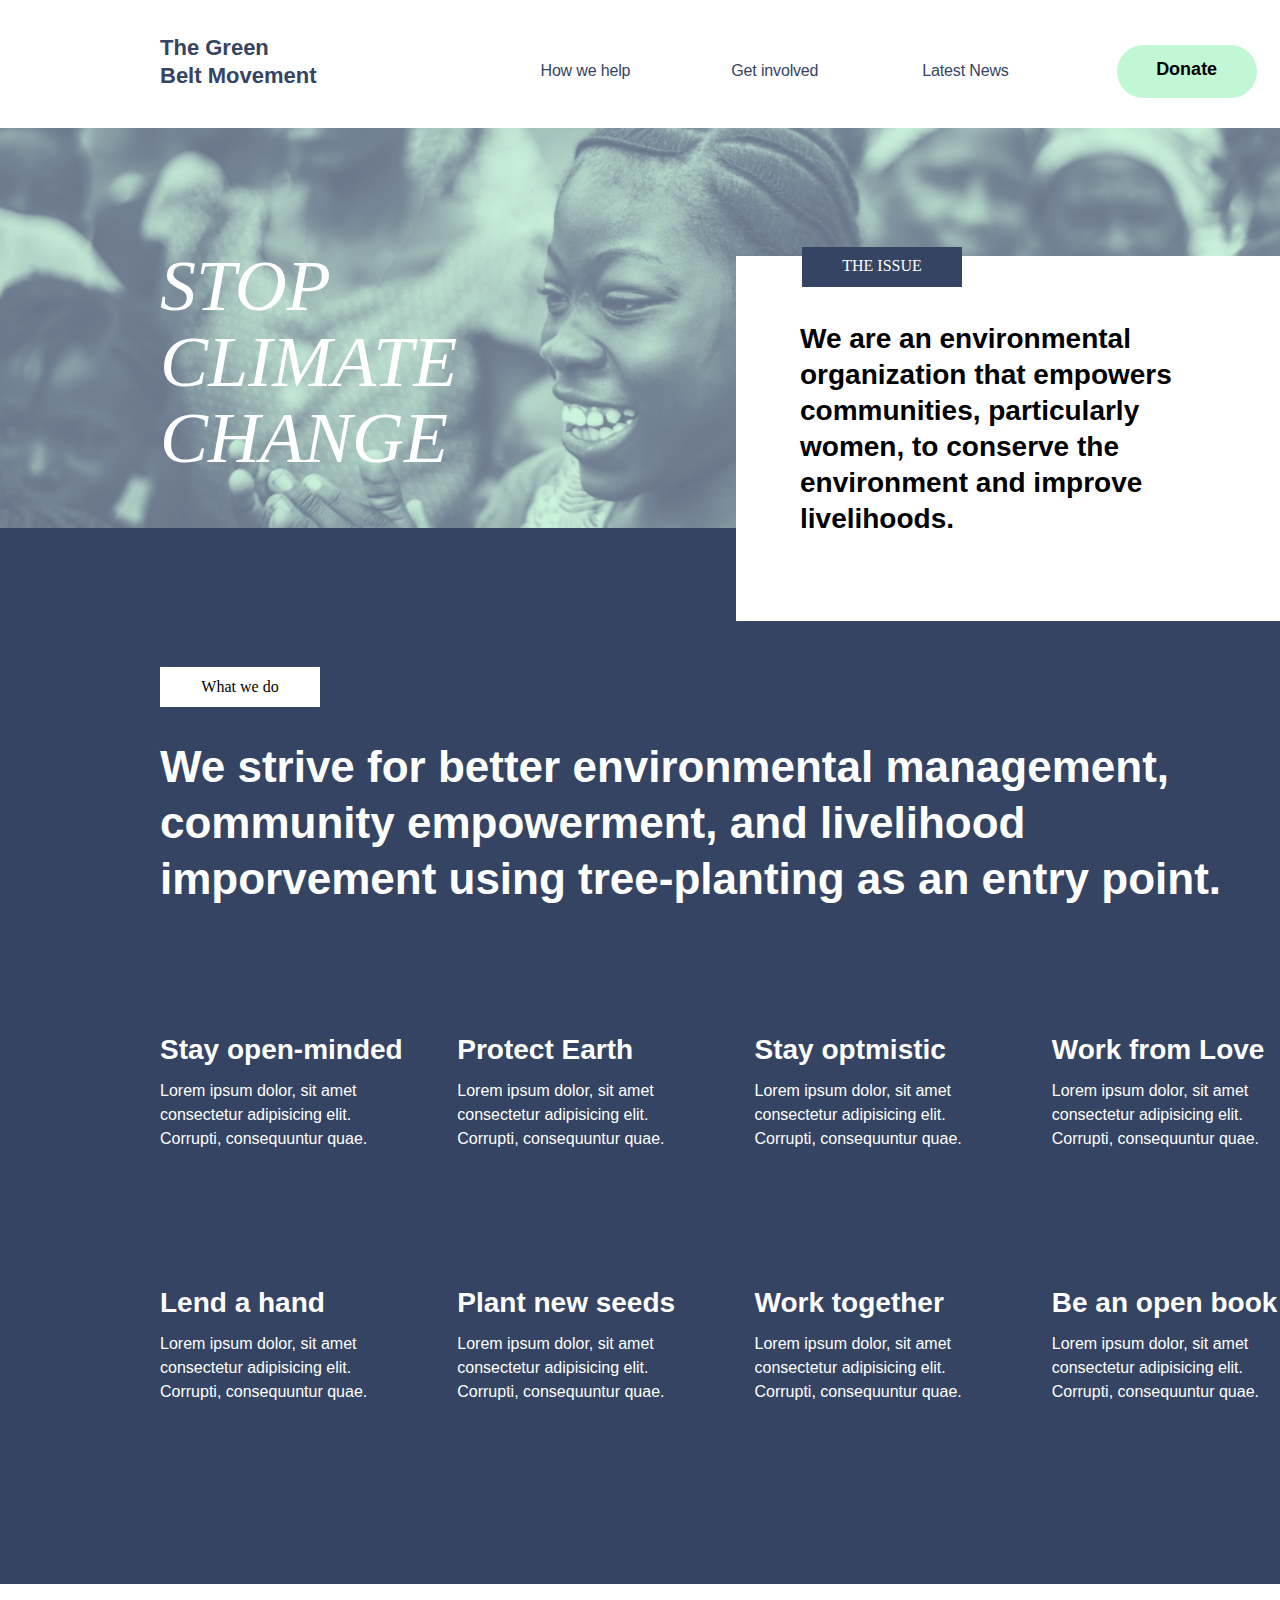
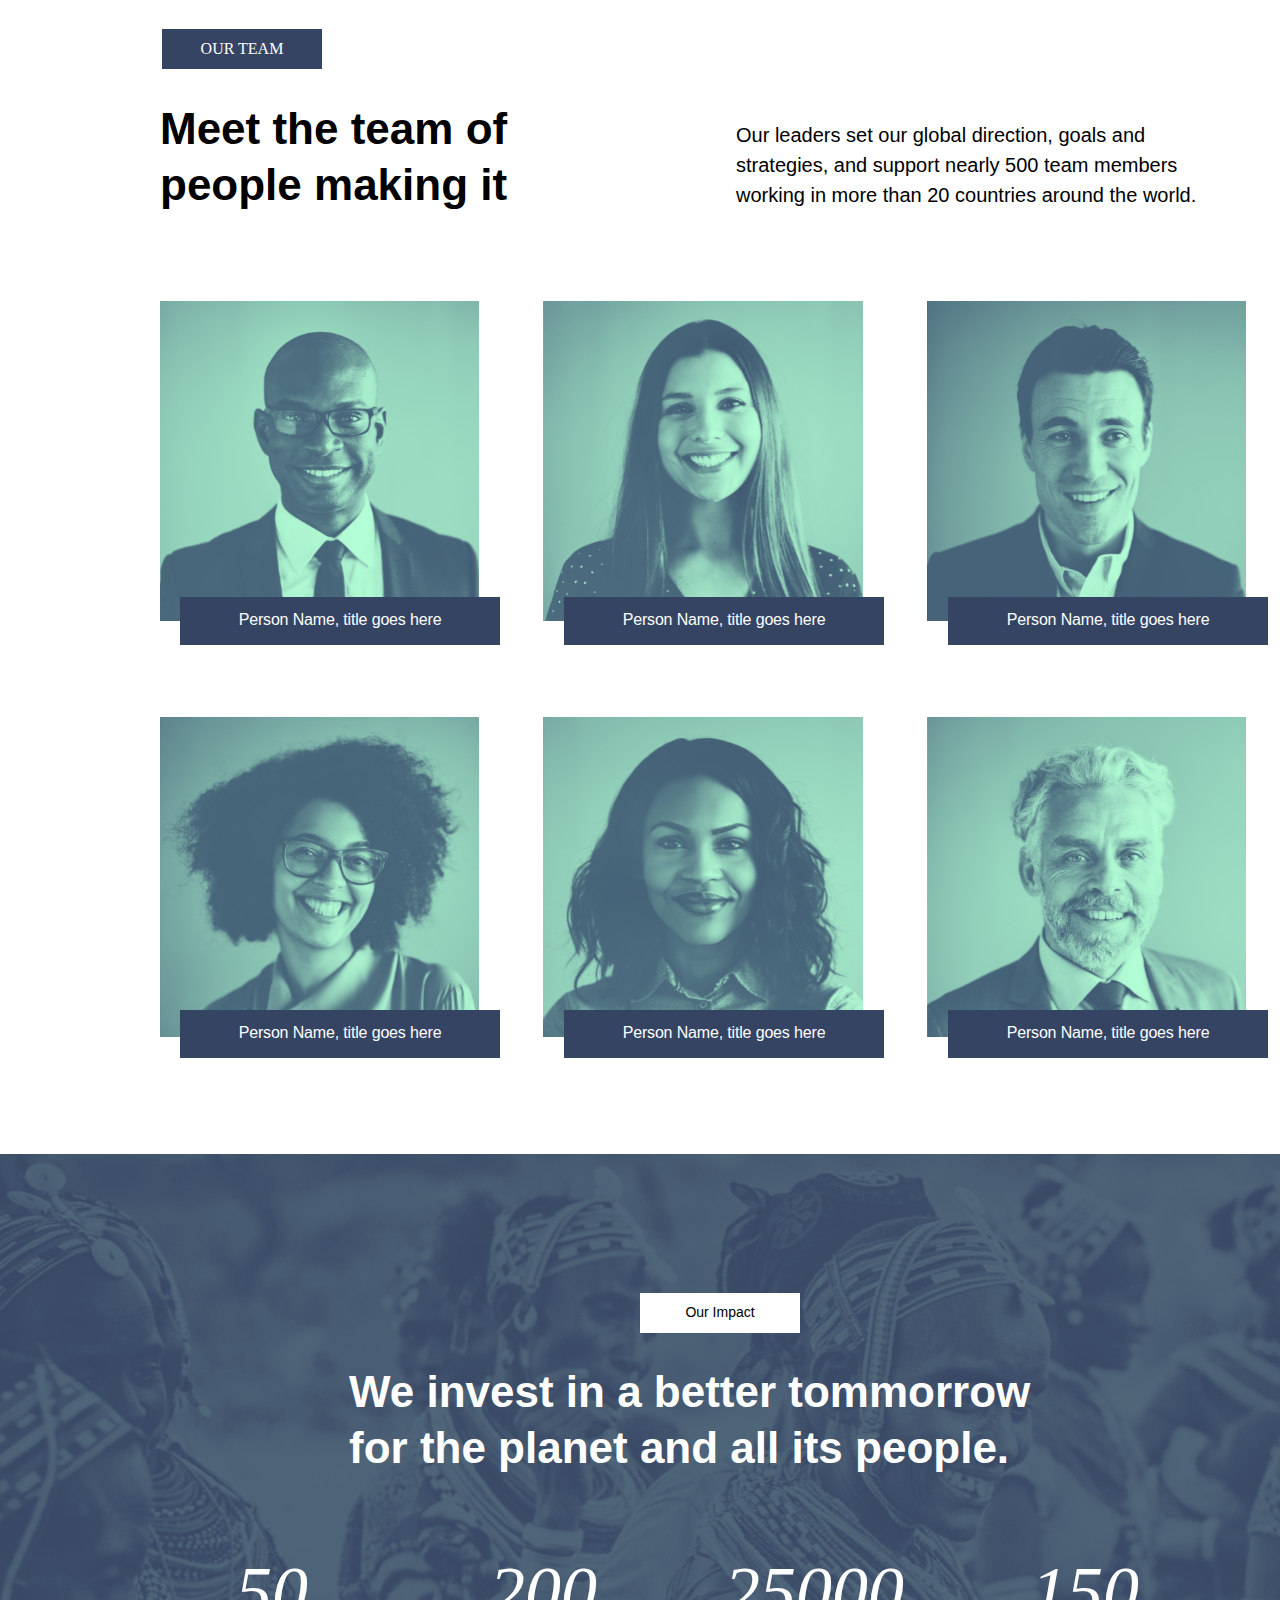
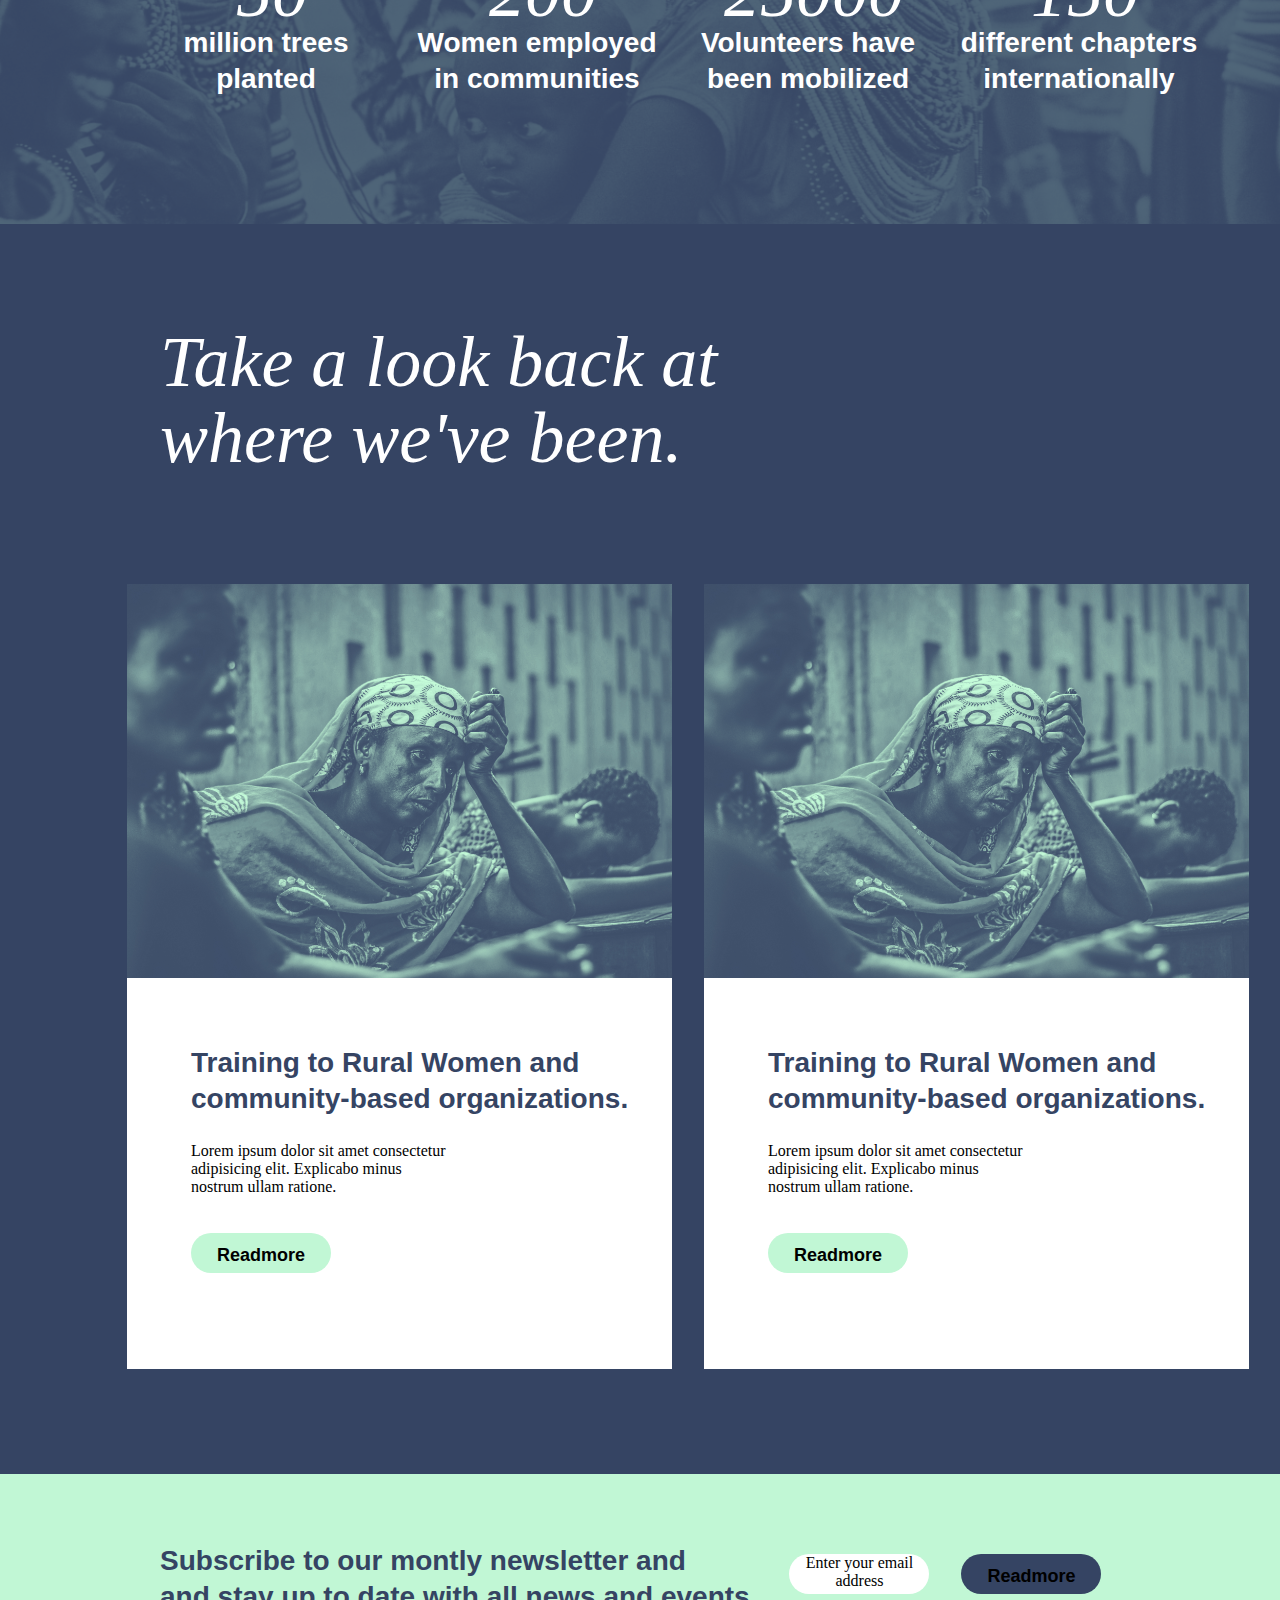
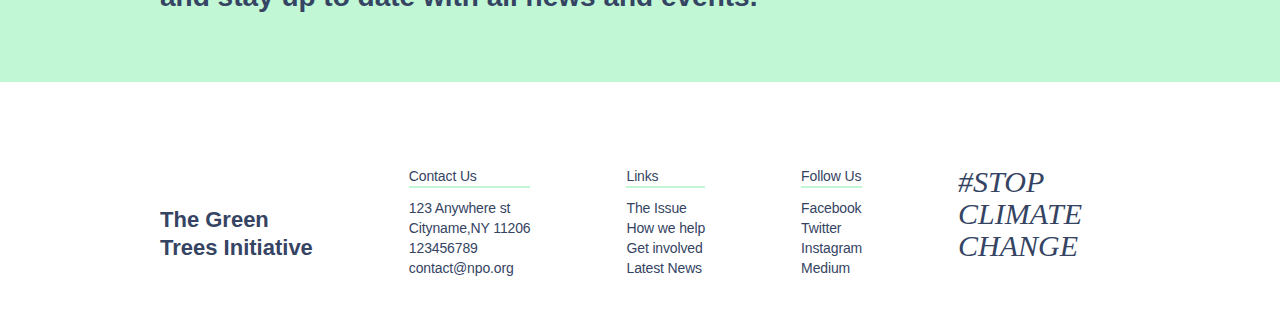
<file: About Us/index.html>
<!DOCTYPE html>
<html lang="en">
<head>
    <meta charset="UTF-8">
    <meta name="viewport" content="width=device-width, initial-scale=1.0">
    <title>Document</title>
    <link rel = "stylesheet" href = "style.css">
</head>
<body>
    <div class = "main_div">

        <div class = "nav">

            <div class = "headername">
                <p>The Green <br>Belt Movement</p>
            </div>

            <div class = "column1">
                <div class = "how_we">
                    <p>How we help</p>
                </div>
    
                <div class = "get_involved">
                    <p>Get involved</p>
                </div>
    
                <div class = "news">
                    <p>Latest News</p>
                </div>
            </div>
           

            <div class = "donatebutton">
                <Button class = "buttondonate"> Donate </Button>
            </div>

        </div>

        <div class = "picture">
            <div class = "stop_climate_change"><i>STOP <br>CLIMATE<br> CHANGE</i></div>
            <div class = "text_and_info">
                <div class = "inside_text">
                    <p>We are an environmental 
                        <br>organization that empowers 
                        <br>communities, particularly 
                        <br>women, to conserve the<br> 
                        environment and improve<br>
                        livelihoods.
                    </p>
                </div>
                <div class = "legend">THE ISSUE</div>
            </div>
        </div>


        <div class = "options">
            <div class = "container">
                <div class = "what_we_do">
                    What we do
                </div>
                <div class = "we_strive">
                    We strive for better environmental management,<br>
                    community empowerment, and livelihood <br>
                    imporvement using tree-planting as an entry point.
                </div>
                <div class = "icons_main">
                    <div class = "row1_icons">

                        <div class = "icon1">
                            <p class = "icon_headings">Stay open-minded</p>
                            <p class = "icon_text">Lorem ipsum dolor, sit amet<br> 
                                consectetur adipisicing elit. Corrupti, consequuntur quae.</p>
                        </div>

                        <div class = "icon">
                            <p class = "icon_headings">Protect Earth</p>
                            <p class = "icon_text">Lorem ipsum dolor, sit amet<br> 
                                consectetur adipisicing elit. Corrupti, consequuntur quae.</p>
                        </div>

                        <div class = "icon">
                            <p class = "icon_headings">Stay optmistic</p>
                            <p class = "icon_text">Lorem ipsum dolor, sit amet<br> 
                                consectetur adipisicing elit. Corrupti, consequuntur quae.</p>
                        </div>


                        <div class = "icon">
                            <p class = "icon_headings">Work from Love</p>
                            <p class = "icon_text">Lorem ipsum dolor, sit amet<br> 
                                consectetur adipisicing elit. Corrupti, consequuntur quae.</p>
                        </div>

                        

                    </div>

                    <div class = "row2_icons">

                        <div class = "icon5">
                            <p class = "icon_headings">Lend a hand</p>
                            <p class = "icon_text">Lorem ipsum dolor, sit amet<br> 
                                consectetur adipisicing elit. Corrupti, consequuntur quae.</p>
                        </div>

                        <div class = "icon">
                            <p class = "icon_headings">Plant new seeds</p>
                            <p class = "icon_text">Lorem ipsum dolor, sit amet<br> 
                                consectetur adipisicing elit. Corrupti, consequuntur quae.</p>
                        </div>

                        <div class = "icon">
                            <p class = "icon_headings">Work together</p>
                            <p class = "icon_text">Lorem ipsum dolor, sit amet<br> 
                                consectetur adipisicing elit. Corrupti, consequuntur quae.</p>
                        </div>

                        <div class = "icon">
                            <p class = "icon_headings">Be an open book</p>
                            <p class = "icon_text">Lorem ipsum dolor, sit amet<br> 
                                consectetur adipisicing elit. Corrupti, consequuntur quae.</p>
                        </div>

                    </div>


                </div>


                <div class = "people_main">
                    <div class = "people_sub">
                        <div class = "our_team">
                            OUR TEAM
                        </div>
                        <div class = "meet_text">
                            <div class = "text1">
                                Meet the team of<br> people making it
                            </div>
                            <div class = "text2">
                                Our leaders set our global direction, goals and <br> strategies, and support nearly 500 team members<br> working in more than 20 countries around the world.
                            </div>
                        </div>

                        <div class = "people_photos">
                            <div class = "photos">
                                <div class = "person_row1">
                                    <div class = "persons" id = "person1">
    
                                    </div>
    
                                    <div class = "persons" id = "person2">
    
                                    </div>
    
                                    <div class = "persons" id = "person3">
    
                                    </div>
    
                                </div>
    
                                <div class = "person_row2">
    
                                    <div class = "persons" id = "person4">
    
                                    </div>
    
                                    <div class = "persons" id = "person5">
                                    </div>
    
    
                                    <div class = "persons" id = "person6">
    
                                    </div>
                                </div>
                            </div>
                            <div class = "row1_labels">
                                
                                <div class = "people_names" id = "label1">
                                    Person Name, title goes here

                                </div>
                                <div class = "people_names" id = "label2">
                                    Person Name, title goes here
                                </div>
                                <div class = "people_names" id = "label3">   
                                    Person Name, title goes here
                                </div>

                            </div>
                            <div class = "row2_labels">
                                
                                <div class = "people_names" id = "label4">
                                    Person Name, title goes here

                                </div>
                                <div class = "people_names" id = "label5">
                                    Person Name, title goes here
                                </div>
                                <div class = "people_names" id = "label6">   
                                    Person Name, title goes here
                                </div>
                            </div>
                        </div>                               
                    </div>
                </div>
                <div class = "money_impact">
                    <div class = "ourimpact">
                        Our Impact
                    </div>
                    <div class = "we_invest"> We invest in a better tommorrow for
                        the planet and all its people.
                    </div>
                    <div class = "amounts">
                        <div class = "num" id = "fifty">
                            <div class = "numbers"><i>50</i></div>
                            <div class = "features">million trees planted</div>


                        </div>
                        <div class = "num" id = "sou">
                            <div class = "numbers"><i>200</i></div>
                            <div class = "features">Women employed in communities</div>


                        </div>
                        <div class = "num" id = "pachis">
                            <div class = "numbers"><i>25000</i></div>
                            <div class = "features">Volunteers have been mobilized</div>

                        </div>
                        <div class = "num" id = "ded">
                            <div class = "numbers"><i>150</i></div>
                            <div class = "features">different chapters internationally</div>
                        </div>
                    </div>
                </div>
                <div class = "takelook">
                    <div class = "look_text">
                       <i> Take a look back at<br> where we've been.</i>
                    </div>



                    <div class = "photos2">
                        <div class = "photo2016">
                            <div class = "auntysad">

                            </div>
                            <div class = "bold_text">
                                Training to Rural Women and <br>community-based organizations. 

                            </div>
                            <div class = "normal_text">
                                Lorem ipsum dolor sit amet consectetur<br> adipisicing elit. Explicabo minus<br> nostrum ullam ratione.

                            </div>
                            <div class = "read_more">
                                <Button class = "button_readmore"> Readmore </Button>
                            </div>

                        </div>
                        <div class = "photo2018">
                            <div class = "auntysad">

                            </div>
                            <div class = "bold_text">
                                Training to Rural Women and <br>community-based organizations. 

                            </div>
                            <div class = "normal_text">
                                Lorem ipsum dolor sit amet consectetur<br> adipisicing elit. Explicabo minus<br> nostrum ullam ratione.
                            </div>
                            <div class = "read_more">
                                <Button class = "button_readmore"> Readmore </Button>
                            </div>
                        </div>

                    </div>

                    <div class = "subscribe">   
                        <div class = "bar">
                            <div class = "subscribe_text">
                                Subscribe to our montly newsletter and<br> and stay up to date with all news and events.

                            </div>
                            <div class = "email_add">
                                Enter your email address

                            </div>
                            <div class = "read_more" id = "search_readmore">
                                <Button class = "button_readmore"> Readmore </Button>
                            </div>
                        </div>
                    </div>
                    <div class = "footer_div">
                        <div class = "downheading">
                            The Green <br>Trees Initiative
                        </div>
                
                        <div class = "contactus">
                            <p>Contact Us</p>
                            <div class = "insidecontact">
                                <p>123 Anywhere st<br>Cityname,NY 11206<br>123456789<br>contact@npo.org</p>
                            </div>
                        </div>
                
                        <div class = "links">
                            <p>Links</p>
                            <div class = "insidelinks">
                                <p>The Issue<br>How we help<br>Get involved<br>Latest News</p>
                            </div>
                        </div>
                        <div class = "followus">
                            <p>Follow Us</p>
                            <div class = "insidefollow">
                                <p>Facebook<br>Twitter<br>Instagram<br>Medium</p>
                            </div>
                        </div>
                        <div class = "stopclimate">
                            <i><p>#STOP <br>CLIMATE<br>CHANGE</p></i>
                        </div>
                    </div>


                </div>


            </div>
        </div>

    </div>
    
</body>
</html>
</file>
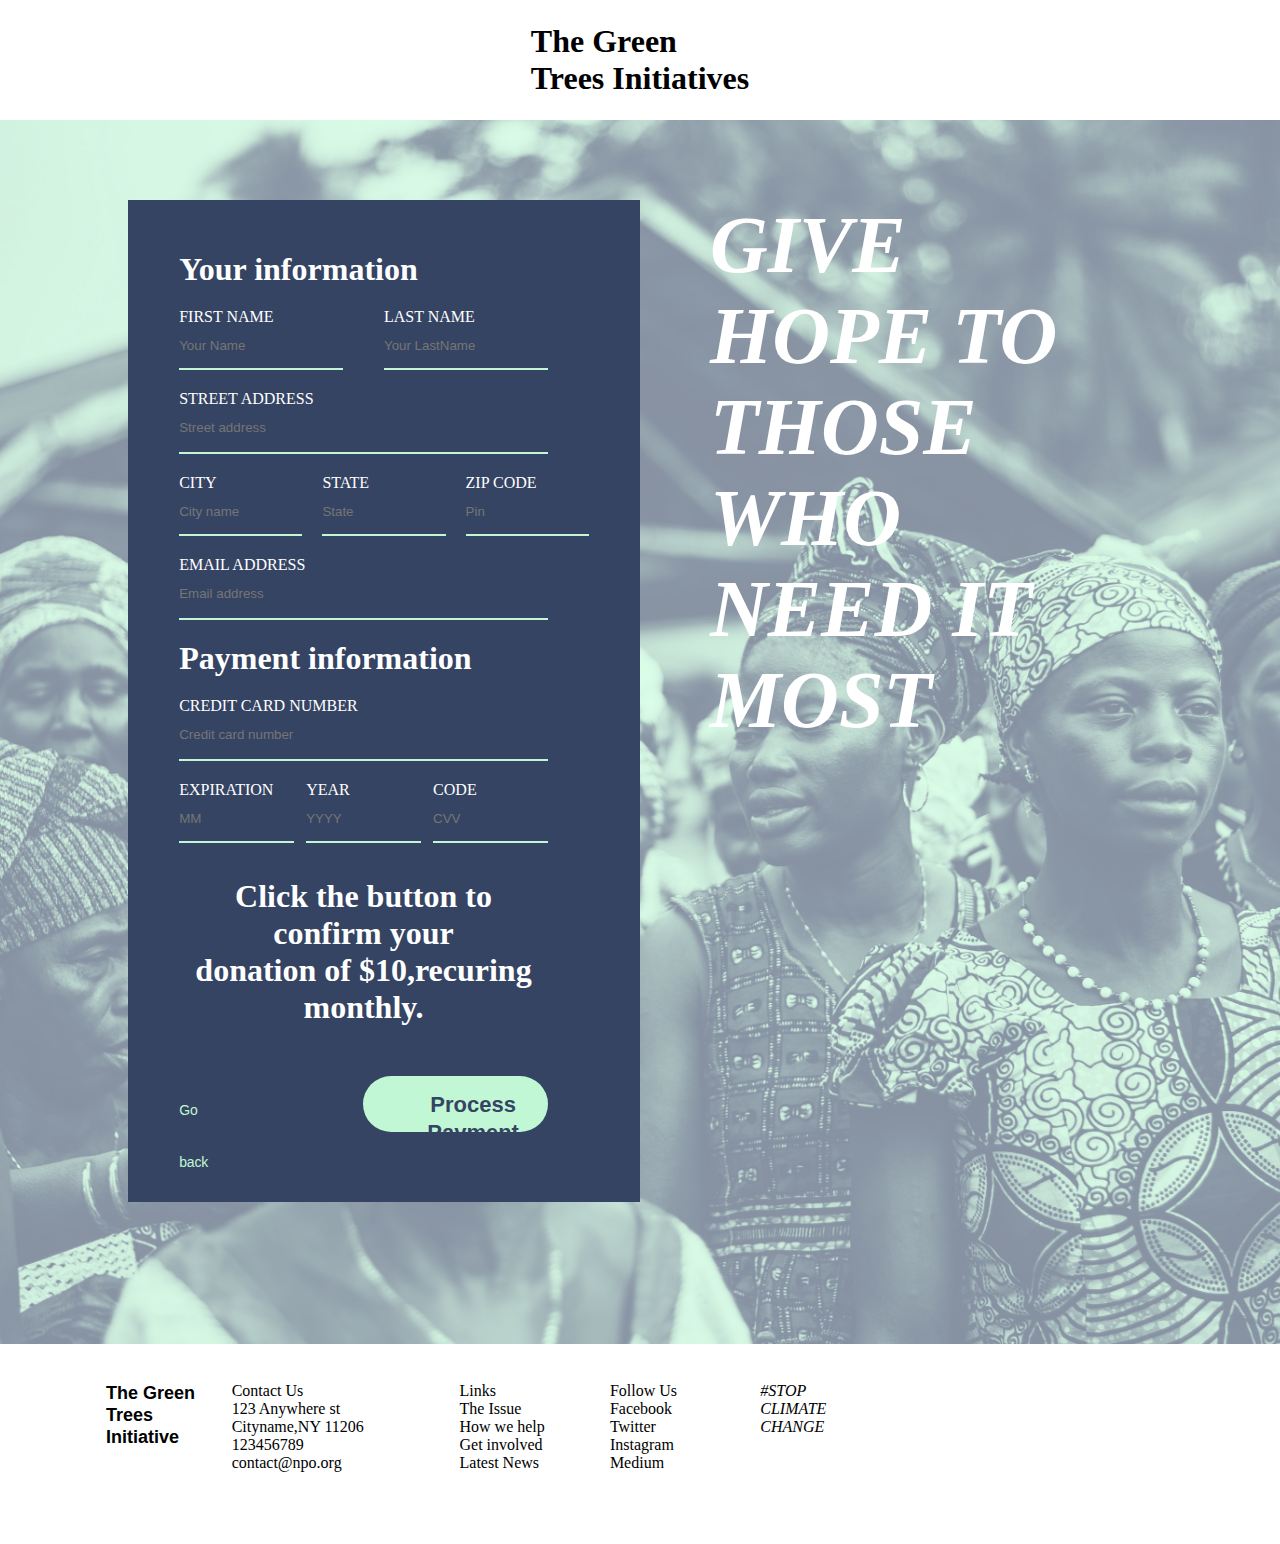
<file: DONATION/index.html>
<!DOCTYPE html>
<html lang="en">
<head>
    <meta charset="UTF-8">
    <meta name="viewport" content="width=device-width, initial-scale=1.0">
    <title>Donation</title>
    <link rel = "stylesheet" href = "style.css"> 
</head>
<body>
    <div class = "header">
        <centre>
            <h1>The Green <br>Trees Initiatives</h1>
        </centre>
    </div>
    <div class = "main">
        <div class = "form_and_article">
            <div class = "form_input">
                <h1 style="color: white;">Your information</h2>
                <div class = "names">
                    <div class = "first_name bb">
                        <p>FIRST NAME</p>
                        <form class = "input">
                            <input type = "text" placeholder="Your Name" class="input_field">
                        </form>
                    </div>
                    <div class = "last_name bb">
                        <p>LAST NAME</p>
                        <form class = "input">
                            <input type = "text" placeholder="Your LastName" class = "input_field">
                        </form>
                    </div>
                </div>
                <div class = "street bb">
                    <p>STREET ADDRESS</p>
                    <form class = "input">
                        <input type = "text" placeholder="Street address" class="input_field">
                    </form>
                </div>
                <div class = "addresses">
                    <div class = "city bb">
                        <p>CITY</p>
                        <form class = "input">
                            <input type = "text" placeholder="City name" class="input_field">
                        </form>
                    </div>

                    <div class = "state bb">
                        <p>STATE</p>
                        <form class = "input">
                            <input type = "text" placeholder="State" class="input_field">
                        </form>
                    </div>

                    <div class = "pin bb">
                        <p>ZIP CODE</p>
                        <form class = "input">
                            <input type = "text" placeholder="Pin" class="input_field">
                        </form>
                    </div>
                </div>

                <div class = "email_address bb">
                    <p>EMAIL ADDRESS</p>
                    <form class = "input">
                        <input type = "text" placeholder="Email address" class="input_field">
                    </form>
                </div>
                <h1 class = "payment">Payment information</h1>
    
                    <div class = "credit_card bb">
                        <p>CREDIT CARD NUMBER</p>
                        <form class = "input">
                            <input type = "text" placeholder="Credit card number" class="input_field">
                        </form>
                    </div>
                    
                    <div class = "credit_info">
                        
                        <div class = "expire bb">
                            <p>EXPIRATION</p>
                            <form class = "input">
                                <input type = "text" placeholder="MM" class="input_field">
                            </form>
                        </div>
    
                        <div class = "year bb">
                            <p>YEAR</p>
                            <form class = "input">
                                <input type = "text" placeholder="YYYY" class="input_field">
                            </form>
                        </div>
    
                        <div class = "security bb">
                            <p>CODE</p>
                            <form class = "input">
                                <input type = "text" placeholder="CVV" class="input_field">
                            </form>
                        </div>
                    </div>


                    <div class = "adds">
                        <h1>
                            Click the button to confirm your <br>donation of $10,recuring monthly.
                        </h1>
                    </div>

                    <div class = "submit_button">
                        <div class ="goback">
                            <p class = "gobackbutton">Go back</p>
                        </div>
                        <div class = "Button_class">
                            <Button class = "sub_button">Process Payment</Button>
                        </div>
                    </div>

            </div>
            <div class = "article">
                <i>
                    <h1>
                        GIVE HOPE TO THOSE WHO NEED IT MOST
                    </h1>
                </i>

            </div>

        </div>
    </div>
    <div class = "footer">
        <div class = "row1">
            <div class = "downheading se">
                The Green <br>Trees Initiative
            </div>
            <div class = "contactus se">
                <p>Contact Us</p>
                <div class = "insidecontact">
                    <p>123 Anywhere st<br>Cityname,NY 11206<br>123456789<br>contact@npo.org</p>
                </div>
            </div>
        </div>
        <div class = "row2">
            <div class = "links se">
                <p>Links</p>
                <div class = "insidelinks">
                    <p>The Issue<br>How we help<br>Get involved<br>Latest News</p>
                </div>
            </div>
            <div class = "followus se">
                <p>Follow Us</p>
                <div class = "insidefollow">
                    <p>Facebook<br>Twitter<br>Instagram<br>Medium</p>
                </div>
            </div>
        </div>
        <div class = "stopclimate se">
            <i><p>#STOP <br>CLIMATE<br>CHANGE</p></i>
        </div>
    </div>

    
    
</body>
</html>
</file>
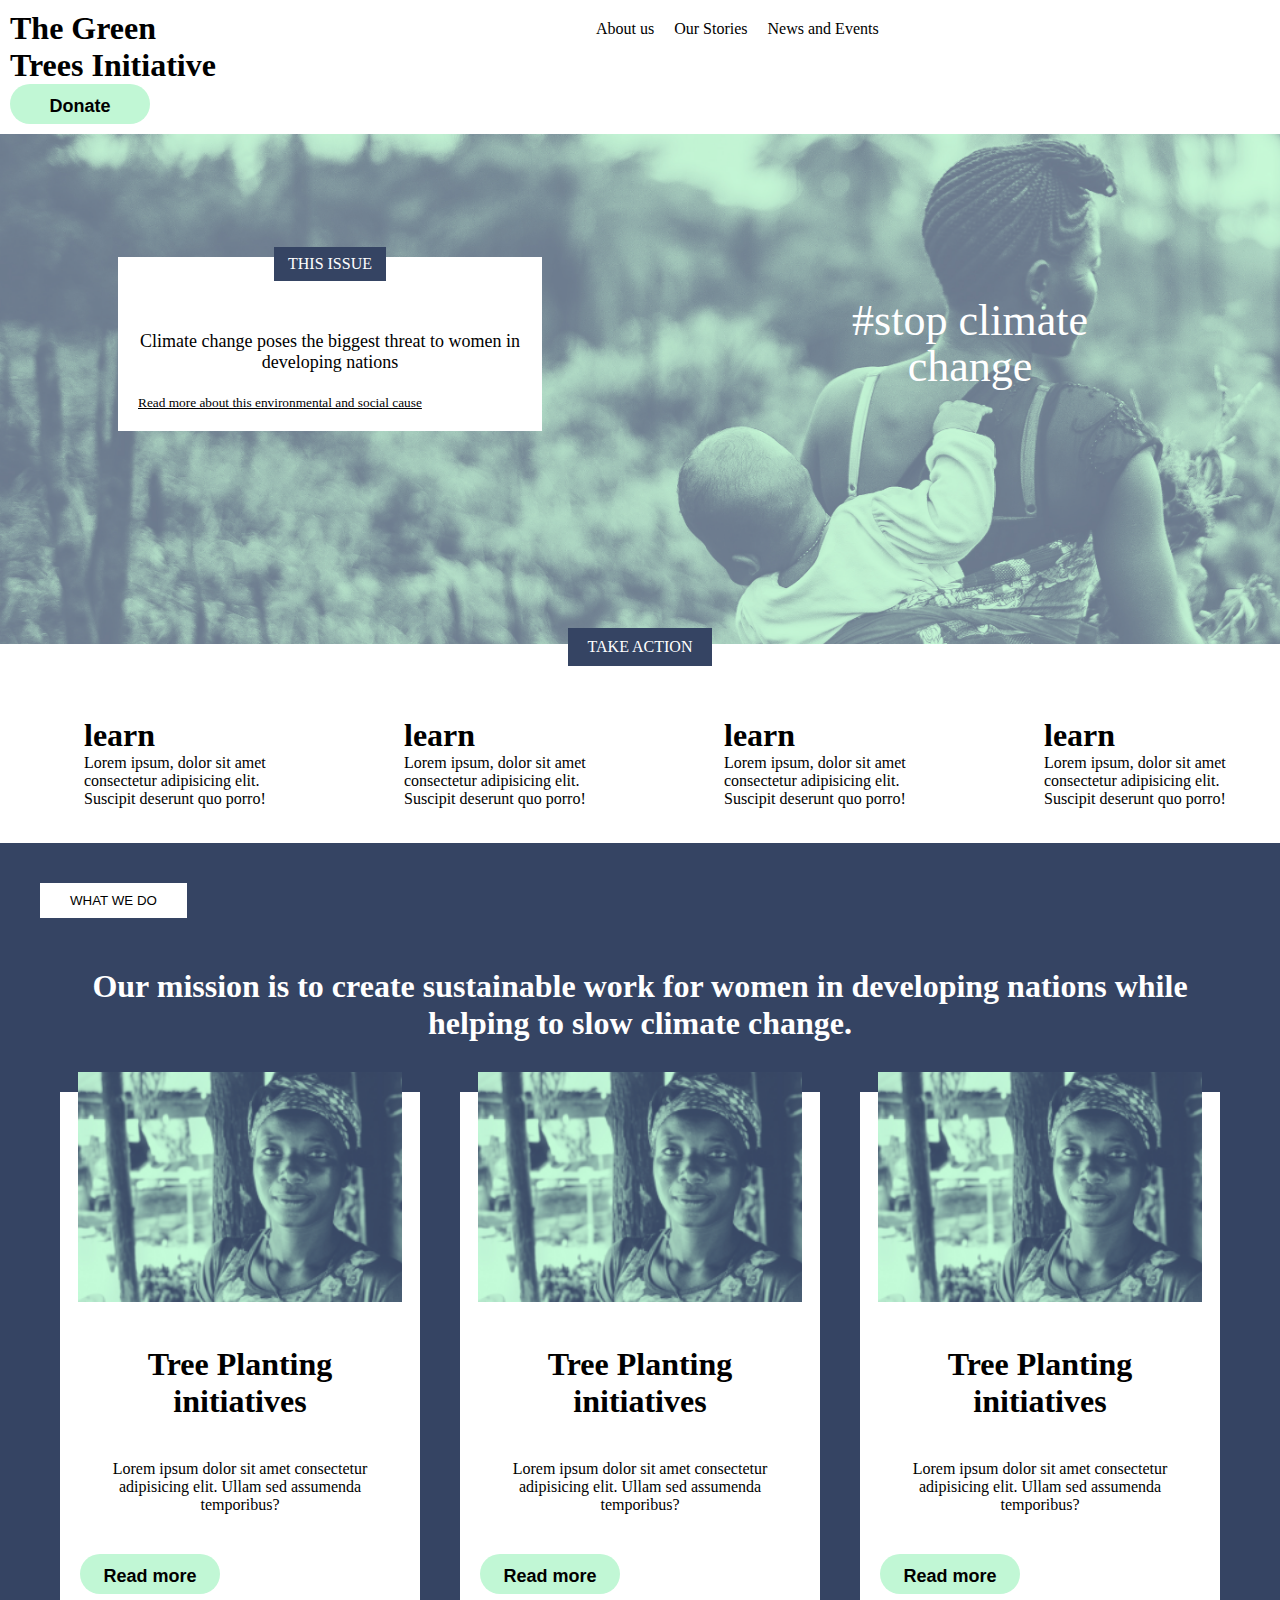
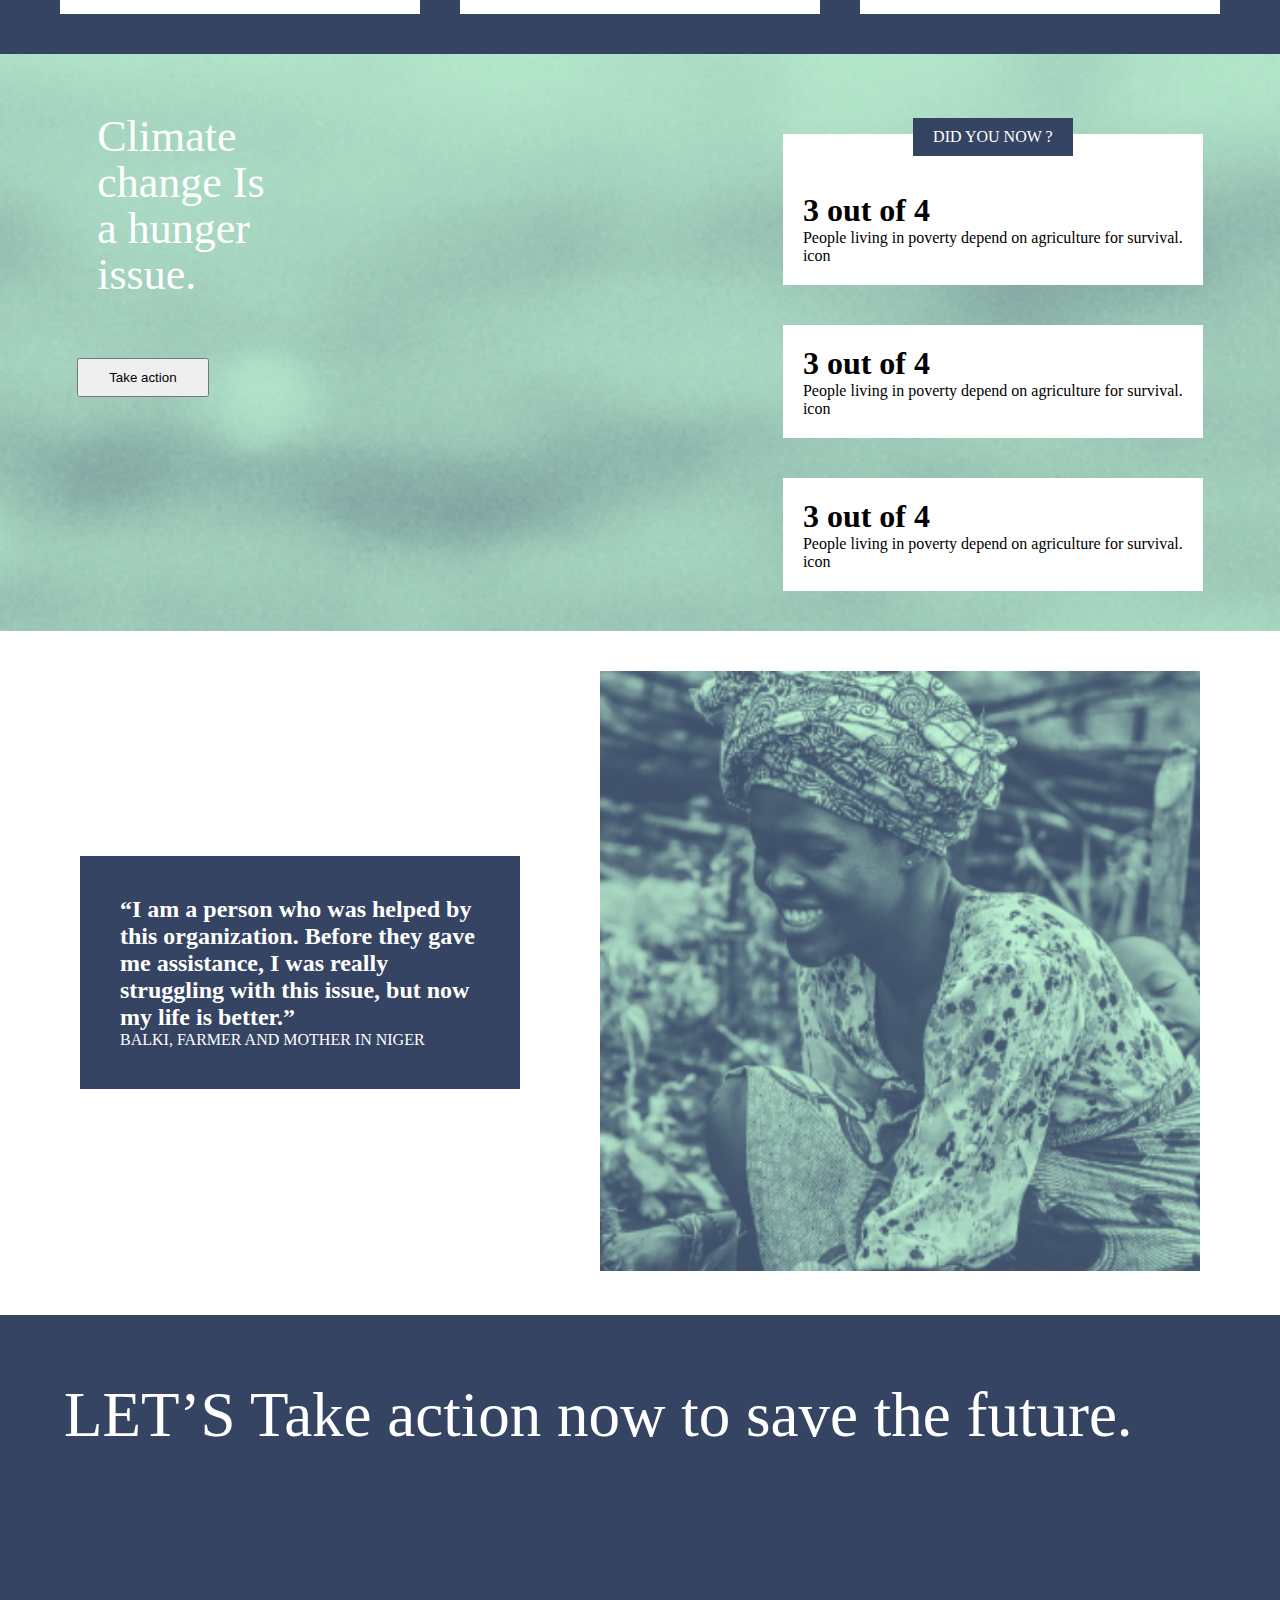
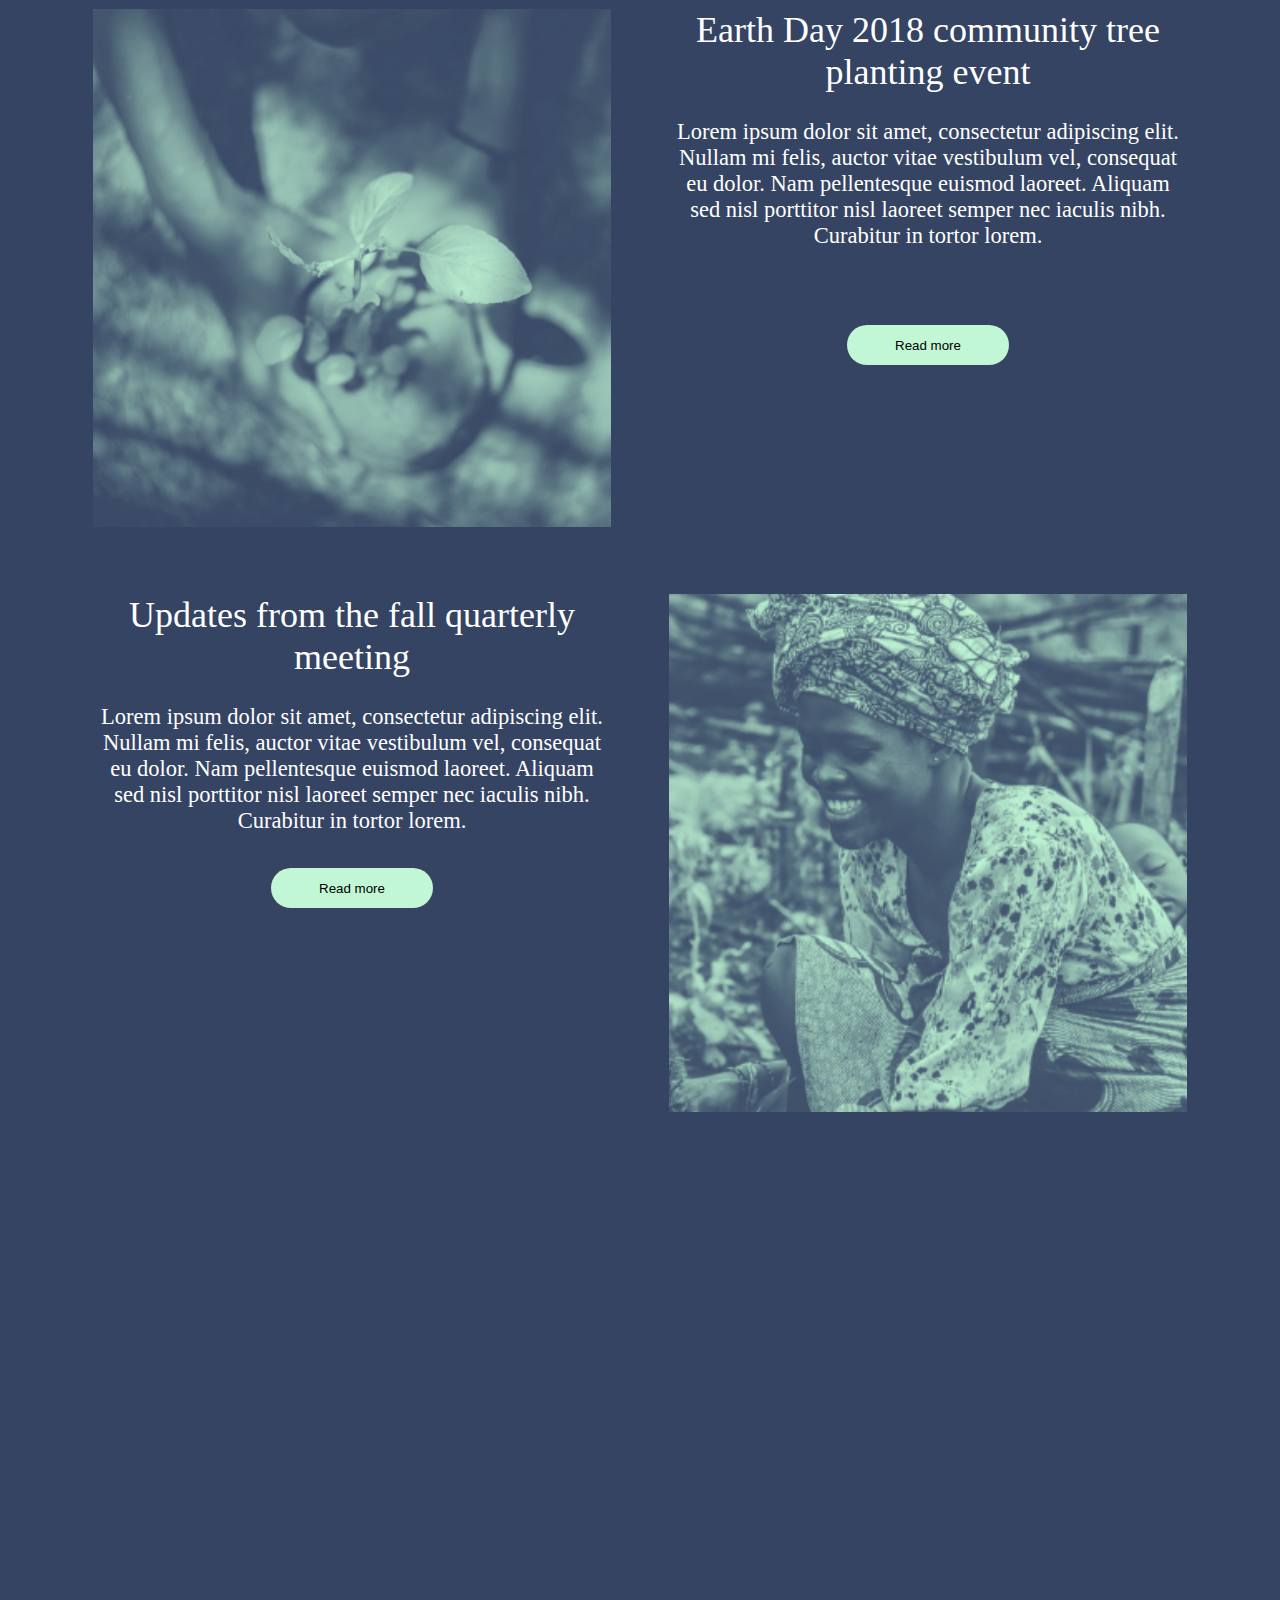
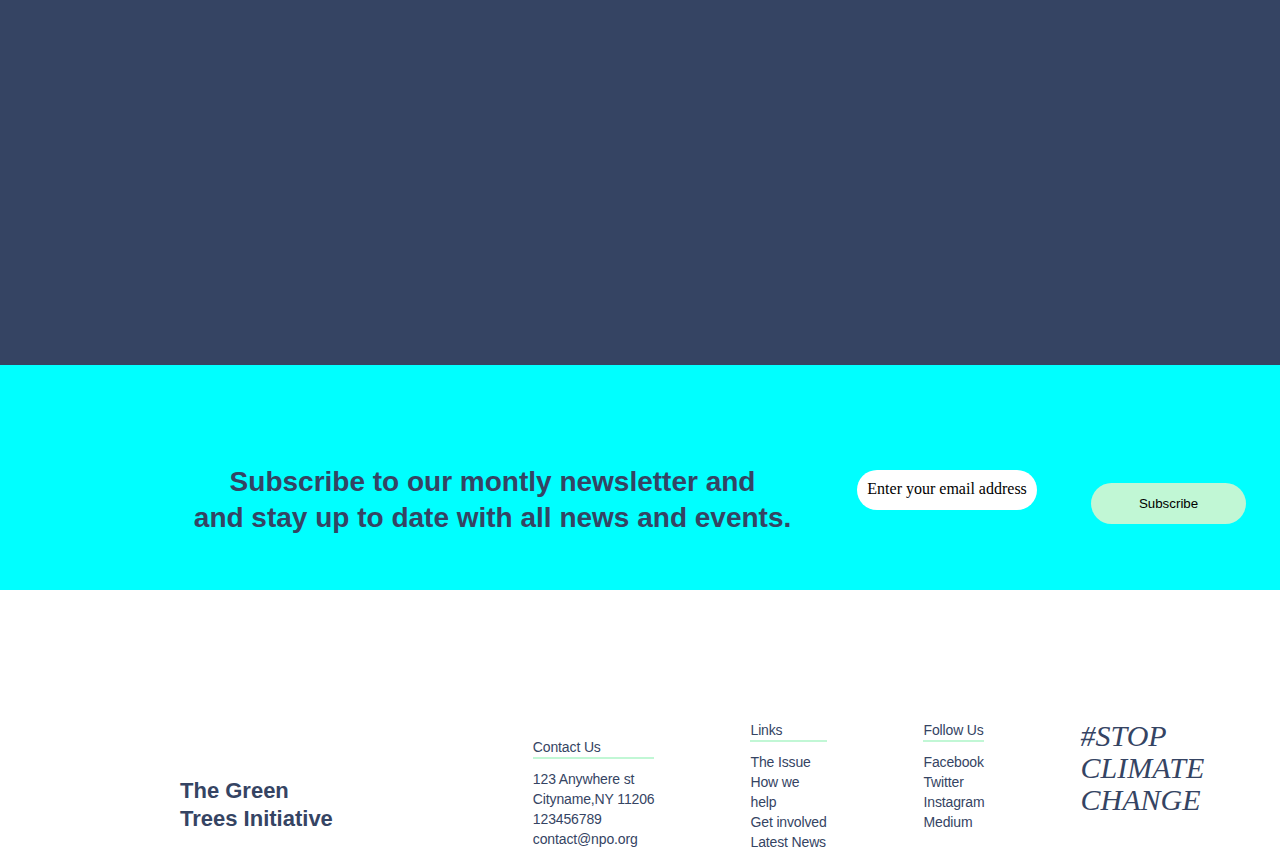
<file: HOME PAGE/index.html>
<!DOCTYPE html>
<html lang="en">
<head>
    <meta charset="UTF-8">
    <meta name="viewport" content="width=device-width, initial-scale=1.0">
    <title>Home</title>
    <link rel="stylesheet" href="index.css">
</head>
<body>
    <div class = "div1">
        <div class="container">
            <div class="heading-container">
                <h1>The Green <br>Trees Initiative</h1>
            </div>
            <div class="para-container">
                <ul class="list-menu">
                    <li><a href="/About Us/index.html">About us</a></li>
                    <li><a href="#">Our Stories</a></li>
                    <li><a href="#">News and Events</a></li>
                </ul>
            </div>
            <div class = "donate_button">
            <a href="/DONATION/index.html">
                <button class="btn">Donate</button>
            </a>
            </div>
        </div>
        <div class="home">
            <div class="climate1">
                <div class="climate1-heading">THIS ISSUE</div>
                <p class="climate1-para">Climate change poses the biggest threat to women in developing nations</p>
                <p class="para-small">
                    <small class="climate-small">Read more about this environmental and social cause</small>
                </p>
            </div>
            <div class="climate2">
                <h1 class="climate2-heading">#stop climate change</h1>
            </div>
        </div>
        <div class="home2">
            <div class="heading-card"> TAKE ACTION</div>
            <div class="md-flex-row w-100 p-20">
                <div class="flex-row md-w-50 justify-around">
                    <div class="contain1 w-30">
                        <h1>learn</h1>
                        <p>Lorem ipsum, dolor sit amet consectetur adipisicing elit. Suscipit deserunt quo porro!</p>
                    </div>
                    <div class="contain1 w-30">
                        <h1>learn</h1>
                        <p>Lorem ipsum, dolor sit amet consectetur adipisicing elit. Suscipit deserunt quo porro!</p>
                    </div>
                </div>
                <div class="flex-row md-w-50 justify-around">
                    <div class="contain1 w-30">
                        <h1>learn</h1>
                        <p>Lorem ipsum, dolor sit amet consectetur adipisicing elit. Suscipit deserunt quo porro!</p>
                    </div>
                    <div class="contain1 w-30">
                        <h1>learn</h1>
                        <p>Lorem ipsum, dolor sit amet consectetur adipisicing elit. Suscipit deserunt quo porro!</p>
                    </div>
                </div>
            </div>
        </div>
    </div>
    <div class="div2_mission px-2 p-4 py-1 bg-color2">
        <div class="flex justify-center md-justify-start">
            <button class="btn-white px-2 py-1 border-none">WHAT WE DO</button>
        </div>
        <div class="our_mission text-center px-1 py-1 mt-1 text-white">
            <h1>Our mission is to create sustainable work for women in developing nations while helping to slow climate change.</h1>
        </div>

        <div class="md-flex-row justify-around">
            <div class="bg-white md-w-30 text-center mt-4 " >
                <img src="advocacy.png" class=" w-90 relative -t-5" alt="">
                <div class="text-center p-20">
                    <h1 class="">Tree Planting initiatives</h1>
                    <p class="mt-1">Lorem ipsum dolor sit amet consectetur adipisicing elit. Ullam sed assumenda temporibus?</p>
                    <div class = "donate_button mt-1">
                        <button class="btn">Read more</button>
                    </div>
                </div>
           
            </div>
            <div class="bg-white md-w-30 text-center mt-4">
                <img src="advocacy.png" class="w-90 relative -t-5" alt="">
                <div class="text-center p-20">
                    <h1 class="">Tree Planting initiatives</h1>
                    <p class="mt-1">Lorem ipsum dolor sit amet consectetur adipisicing elit. Ullam sed assumenda temporibus?</p>
                    <div class = "donate_button mt-1">
                        <button class="btn">Read more</button>
                    </div>
                </div>
            </div>
            <div class="bg-white md-w-30 text-center   mt-4">
                <img src="advocacy.png" class="w-90 relative -t-5" alt="">
                <div class="text-center p-20">
                    <h1 class="">Tree Planting initiatives</h1>
                    <p class="mt-1">Lorem ipsum dolor sit amet consectetur adipisicing elit. Ullam sed assumenda temporibus?</p>
                    <div class = "donate_button mt-1">
                        <button class="btn">Read more</button>
                    </div>
                </div>
            </div>
        </div>
    </div>
    <div class="div3 home3 p-4 md-flex-row justify-around">
        <div>
            <h1 class="climate2-heading w-30">Climate change Is a hunger issue.</h1>
            <button class="px-2 py-1 mt-4">Take action</button>
        </div>
        <div>
            <div class="bg-white mt-4">
                <div class="heading-card">DID YOU NOW ?</div>
                <div class="p-20">
                    <div>
                        <h1>3 out of 4</h1>
                        <p>People living in poverty depend on agriculture for survival.</p>
                    </div>
                <div>
                    icon
                </div>
                </div>
            </div>
            <div class="bg-white mt-4">
            
                <div class="p-20">
                    <div>
                        <h1>3 out of 4</h1>
                        <p>People living in poverty depend on agriculture for survival.</p>
                    </div>
                <div>
                    icon
                </div>
                </div>
            </div>
            <div class="bg-white mt-4">
                <div class="p-20">
                    <div>
                        <h1>3 out of 4</h1>
                        <p>People living in poverty depend on agriculture for survival.</p>
                    </div>
                <div>
                    icon
                </div>
                </div>
            </div>
        </div>
    </div>
    <div class="div4 p-4 md-flex-row justify-around">
        <div class="md-w-30 m-auto bg-color2 p-4 text-white">
            <div class="relative ">
                <h2>“I am a person who was helped by this organization. Before they gave me assistance, I was really struggling with this issue, but now my life is better.”</h2>
                <p>BALKI, FARMER AND MOTHER IN NIGER</p>
            </div>
        </div>
        <div class="md-w-50 m-auto home4">
            <img src="lady-baby.png" class="w-100" alt="">
        </div>
    </div>
    <main class="talk">

        <div id="talk-head">LET’S Take action now to save the future.</div>
        <div class="talk-content">
            <div><img src="FLOWER.png" width="100%" alt=""></div>
            <div class="talk1">
                Earth Day 2018 community tree planting event
                <p>Lorem ipsum dolor sit amet, consectetur adipiscing elit. Nullam mi felis, auctor vitae vestibulum
                    vel, consequat eu dolor. Nam pellentesque euismod laoreet. Aliquam sed nisl porttitor nisl laoreet
                    semper nec iaculis nibh. Curabitur in tortor lorem.</p><br>
                <div class=""><button class="btn_2">Read more</button></div>
            </div>
            <div class="talk3"><img src="lady-baby.png" width="100%" alt=""></div>
            <div class="talk2">
                Updates from the fall quarterly meeting
                <p>Lorem ipsum dolor sit amet, consectetur adipiscing elit. Nullam mi felis, auctor vitae vestibulum
                    vel, consequat eu dolor. Nam pellentesque euismod laoreet. Aliquam sed nisl porttitor nisl laoreet
                    semper nec iaculis nibh. Curabitur in tortor lorem.</p>
                <div class="">
                    <button class="btn_2">Read more</button>
                </div>
            </div>
        </div>
    </main>
    <main class="subscribe_div">
        <div class = "bar">
            <div class = "subscribe_text">
                Subscribe to our montly newsletter and<br> and stay up to date with all news and events.

            </div>
            <div class = "email_add">
                Enter your email address
            </div>
            <div class = "subs_but">
                <a href="/DONATION/index.html">
                    <Button class = "btn_2  btncolor"> Subscribe </Button>
                </a>
            </div>
        </div>
    </main>
    <div class = "footer_div">
        <div class = "row1">
            <div class = "downheading">
                The Green <br>Trees Initiative
            </div>
            <div class = "contactus">
                <p>Contact Us</p>
                <div class = "insidecontact">
                    <p>123 Anywhere st<br>Cityname,NY 11206<br>123456789<br>contact@npo.org</p>
                </div>
            </div>
        </div>
        <div class = "row2">
            <div class = "links">
                <p>Links</p>
                <div class = "insidelinks">
                    <p>The Issue<br>How we help<br>Get involved<br>Latest News</p>
                </div>
            </div>
            <div class = "followus">
                <p>Follow Us</p>
                <div class = "insidefollow">
                    <p>Facebook<br>Twitter<br>Instagram<br>Medium</p>
                </div>
            </div>
        </div>
        <div class = "stopclimate">
            <i><p>#STOP <br>CLIMATE<br>CHANGE</p></i>
        </div>
    </div>
</body>
</html>
</file>
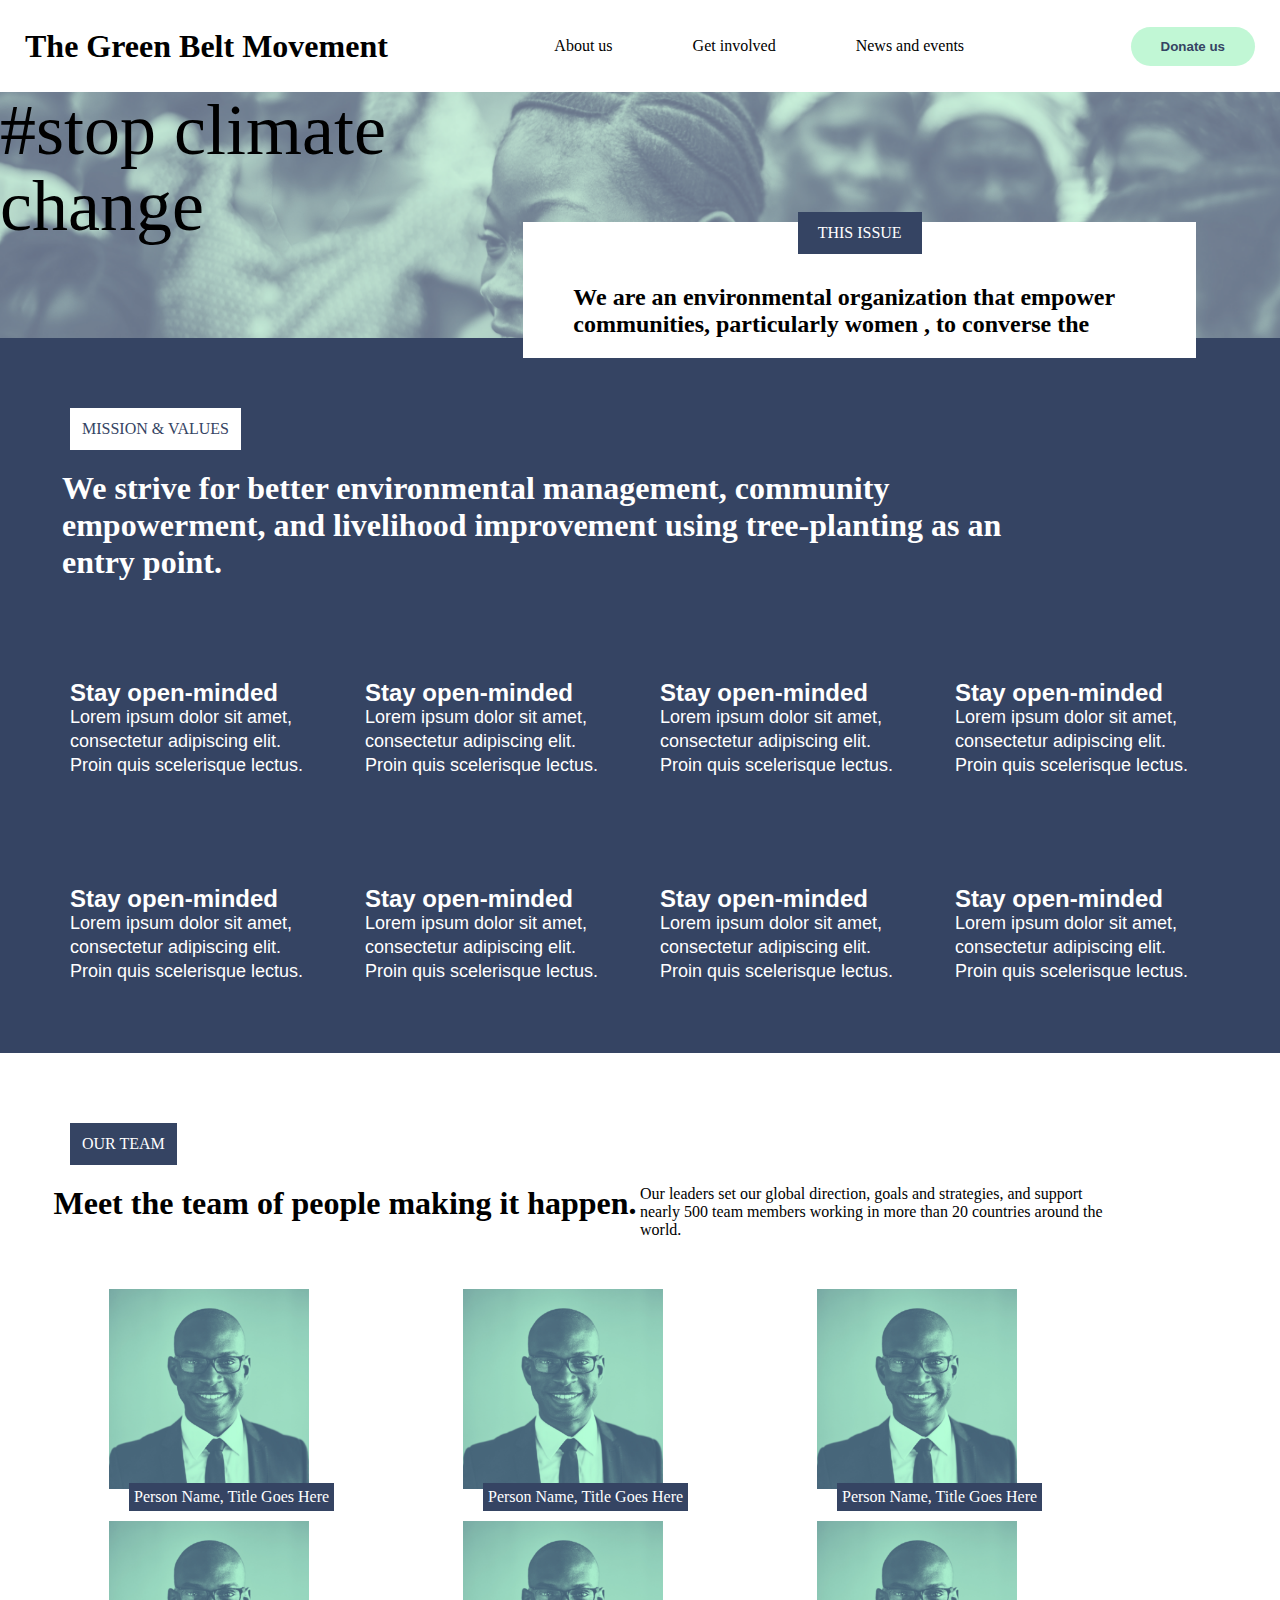
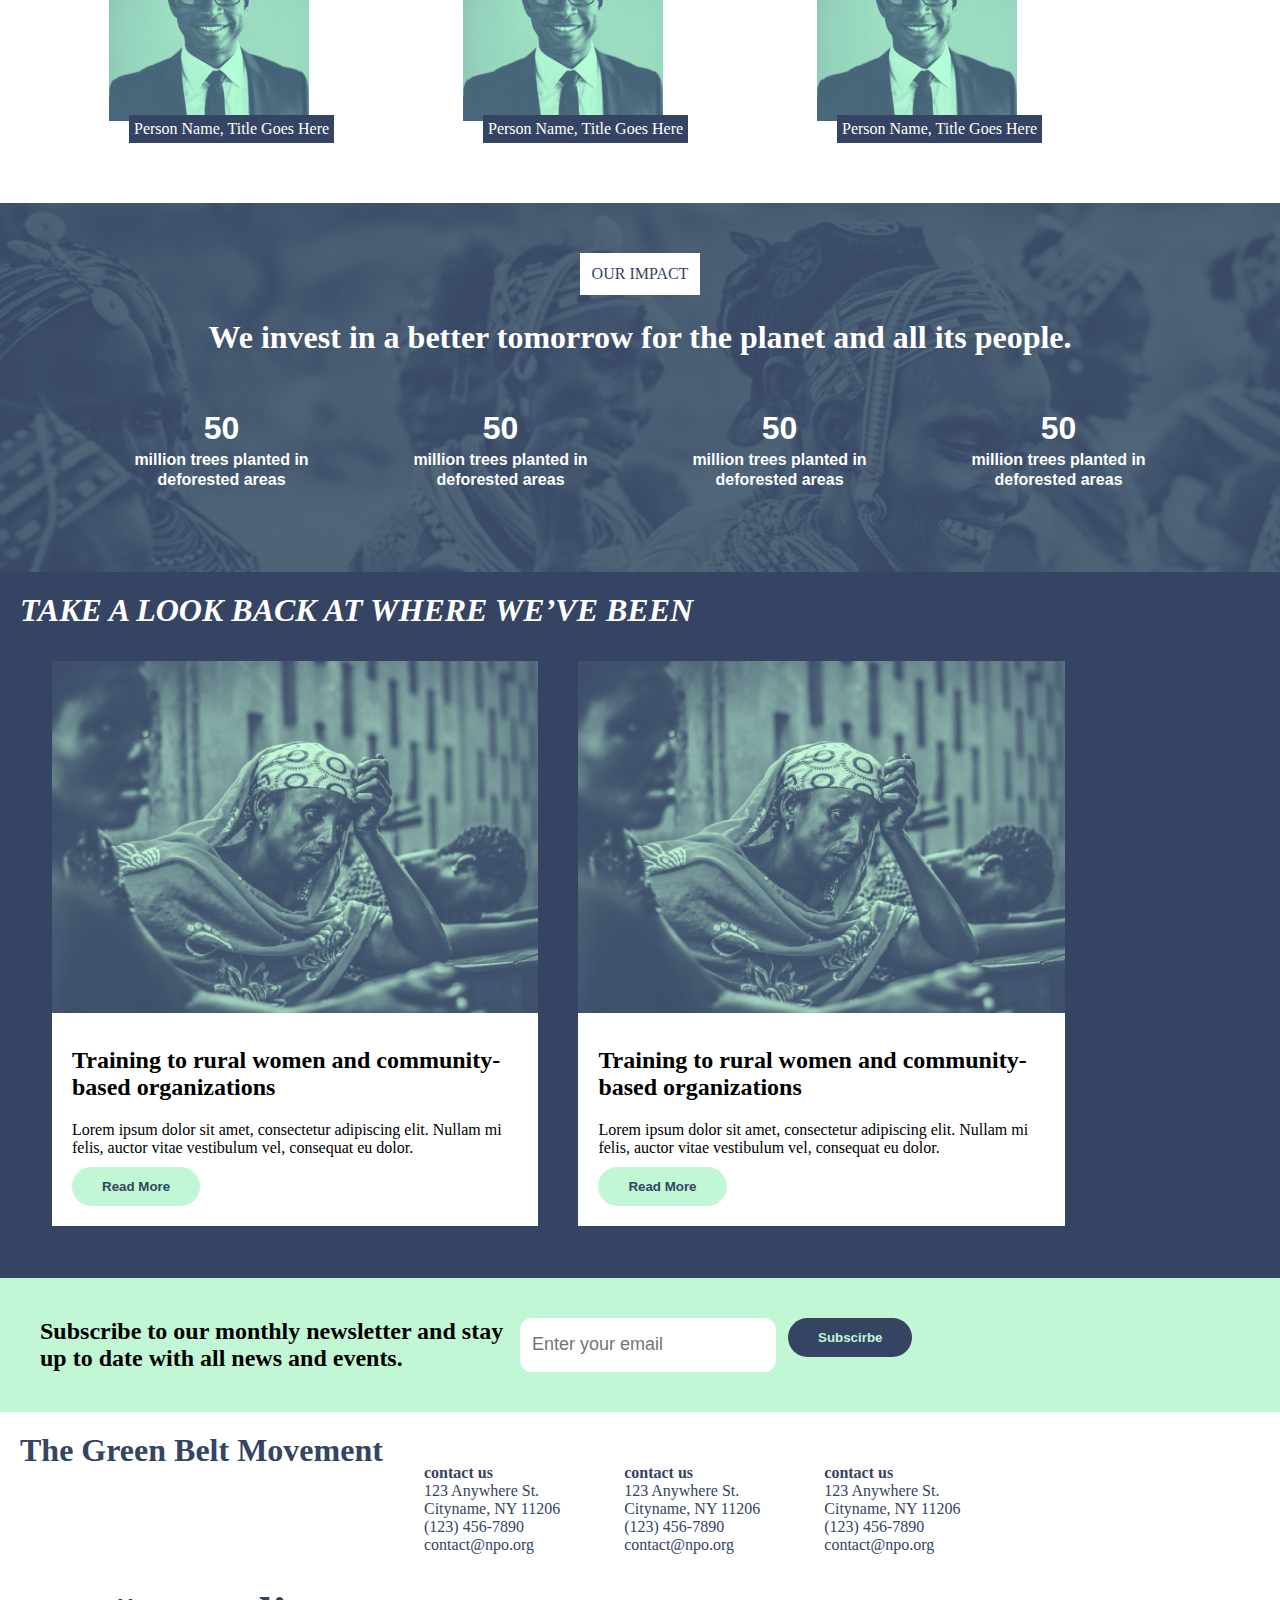
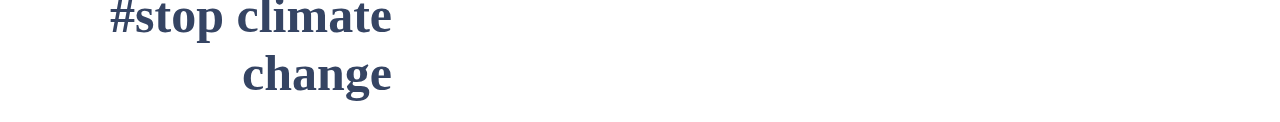
<file: About Us/About.html>
<!DOCTYPE html>
<html lang="en">

<head>
    <meta charset="UTF-8">
    <meta name="viewport" content="width=device-width, initial-scale=1.0">
    <title>About us</title>
    <link rel="stylesheet" href="About.css">
</head>

<body>
    <main class="container">
        <div class="Navbar">
            <div class="heading-container">
                <h1 class="main-heading">The Green Belt Movement</h1>
            </div>
            <div class="link-container">
                <ul class="link">
                    <li class="link-items">About us</li>
                    <li class="link-items">Get involved</li>
                    <li class="link-items">News and events</li>
                </ul>
            </div>
            <div class="btn-container">
                <button class="button">Donate us</button>
            </div>
        </div>
        <div class="img-container">
            <div class="">
                <h4 class="heading">#stop climate change</h4>
            </div>
            <div>
                <div class="container1">
                    <div class="heading-container1">
                        <p>THIS ISSUE</p>
                    </div>
                    <div class="container-para">
                        <h2>We are an environmental organization that empower communities, particularly women , to
                            converse the </h2>

                    </div>
                </div>
            </div>
            <div>
            </div>
        </div>
        <div class="container3">

            <!-- mission and values  -->
            <div class="container3-heading">
                <p>MISSION & VALUES</p>
            </div>
            <div class="container3-para">
                <h1>We strive for better environmental management, community empowerment, and livelihood improvement
                    using tree-planting as an entry point.</h1>
            </div>

           <div class="all-icons">
          
                <div class="main-icons">
                    <div class="icons">
                        <div class="text">
                            <h2>Stay open-minded</h2>
                            <p>Lorem ipsum dolor sit amet, consectetur adipiscing elit. Proin quis scelerisque lectus.
                            </p>
                        </div>
                        <div class="text">
                            <h2>Stay open-minded</h2>
                            <p>Lorem ipsum dolor sit amet, consectetur adipiscing elit. Proin quis scelerisque lectus.
                            </p>
                        </div>
                    </div>
                        <div class="icons">
                            <div class="text">
                                <h2>Stay open-minded</h2>
                                <p>Lorem ipsum dolor sit amet, consectetur adipiscing elit. Proin quis scelerisque
                                    lectus.</p>
                            </div>
                            <div class="text">
                                <h2>Stay open-minded</h2>
                                <p>Lorem ipsum dolor sit amet, consectetur adipiscing elit. Proin quis scelerisque
                                    lectus.</p>
                            </div>
                        </div>

                </div>

                    <div class="main-icons">
                        <div class="icons">
                            <div class="text">
                                <h2 class="text-heading">Stay open-minded</h2>
                                <p>Lorem ipsum dolor sit amet, consectetur adipiscing elit. Proin quis scelerisque
                                    lectus.</p>
                            </div>
                            <div class="text">
                                <h2>Stay open-minded</h2>
                                <p>Lorem ipsum dolor sit amet, consectetur adipiscing elit. Proin quis scelerisque
                                    lectus.</p>
                            </div>
                        </div>
                            <div class="icons">
                                <div class="text">
                                    <h2>Stay open-minded</h2>
                                    <p>Lorem ipsum dolor sit amet, consectetur adipiscing elit. Proin quis scelerisque
                                        lectus.</p>
                                </div>
                                <div class="text">
                                    <h2>Stay open-minded</h2>
                                    <p>Lorem ipsum dolor sit amet, consectetur adipiscing elit. Proin quis scelerisque
                                        lectus.</p>
                                    </div>
                                </div>

                    </div>

                 
           </div>
        </div>

        <div class="container4">

            <!-- mission and values  -->
            <div class="container4-heading">
                <p>OUR TEAM</p>
            </div>
            <div class="container4-para">
                <div class="para4"><h1>Meet the team of people making it happen.</h1>
                </div>
                    <div class="para42">
                        <p>Our leaders set our global direction, goals and strategies, and support nearly 500 team members working in more than 20 countries around the world.</p>
                    </div>

                    <div>
                        
                    </div>
            </div>

            <div class="container-teams">
                
            <div class="container-team">
                <img src="team.png" width="150px"  alt="">
                <div class="team-para">
                    <p>Person Name, Title Goes Here</p>
                </div>
            </div>
            <div class="container-team">
                <img src="team.png" width="150px"  alt="">
                <div class="team-para">
                    <p>Person Name, Title Goes Here</p>
                </div>
            </div>
            <div class="container-team">
                <img src="team.png" width="150px"  alt="">
                <div class="team-para">
                    <p>Person Name, Title Goes Here</p>
                </div>
            </div>
            <div class="container-team">
                <img src="team.png" width="150px"  alt="">
                <div class="team-para">
                    <p>Person Name, Title Goes Here</p>
                </div>
            </div>
            <div class="container-team">
                <img src="team.png" width="150px"  alt="">
                <div class="team-para">
                    <p>Person Name, Title Goes Here</p>
                </div>
            </div>
            <div class="container-team">
                <img src="team.png" width="150px"  alt="">
                <div class="team-para">
                    <p>Person Name, Title Goes Here</p>
                </div>
            </div>
            </div>


           </div>
        </div>

        <div class="container5">

            <!-- mission and values  -->
            <div class="container5-heading">
                <p>OUR IMPACT</p>
            </div>
            <div class="container5-para">
                <div class="para5"><h1>We invest in a better tomorrow for the planet and all its people.</h1>
                </div>
                   

                    <div class="container-impact">
                        <div class="impact">
                            <h1>50</h1>
                            <p>million trees planted in deforested areas</p>
                        </div>
                        <div class="impact">
                            <h1>50</h1>
                            <p>million trees planted in deforested areas</p>
                        </div>
                        <div class="impact">
                            <h1>50</h1>
                            <p>million trees planted in deforested areas</p>
                        </div>
                        <div class="impact">
                            <h1>50</h1>
                            <p>million trees planted in deforested areas</p>
                        </div>
                    </div>
            </div>

            


           </div>

           <div class="container6">
            <div>
                <div class="container6-heading">
                    <h1><i>TAKE A LOOK BACK AT WHERE WE’VE BEEN</i></h1>
                </div>
            </div>
           <div class="container6-content">
            <div class="content">
                <img src="Image.png" alt="">
                <div class="content-para">
                    <h2 class="details">Training to rural women and community-based organizations</h2>
                    <p class="details">Lorem ipsum dolor sit amet, consectetur adipiscing elit. Nullam mi felis, auctor vitae vestibulum vel, consequat eu dolor.</p>
                    <button class="button">Read More</button>
                </div>
            </div>


            <div class="content">
                <img src="Image.png" alt="">
                <div class="content-para">
                    <h2 class="details">Training to rural women and community-based organizations</h2>
                    <p class="details">Lorem ipsum dolor sit amet, consectetur adipiscing elit. Nullam mi felis, auctor vitae vestibulum vel, consequat eu dolor.</p>
                    <button class="button">Read More</button>
                </div>
            </div>
           </div>
           </div>

           <div class='subscibe'>
            <div class="subscibe-heading">
                <h2>Subscribe to our monthly newsletter and stay up to date with all news and events.</h2>
            </div>
            <div class="subscibe-input">
                <input type="email" name="" id="" placeholder="Enter your email">
                <div class="subscibe-btn">
                    <button class="btn">Subscirbe</button>
                </div>
            </div>
           </div>

           <div class="footer">
                <div class="footer-heading">
                    <h1>The Green Belt Movement</h1>
                </div>
                
                    
                        <div class="inner-content">
                            <h4>contact us</h4>
                            <p>123 Anywhere St. <br>Cityname, NY 11206 <br> (123) 456-7890 <br>contact@npo.org</p>
                        </div>
                        <div class="inner-content">
                            <h4>contact us</h4>
                            <p>123 Anywhere St. <br>Cityname, NY 11206 <br> (123) 456-7890 <br>contact@npo.org</p>
                        </div>
                        <div class="inner-content">
                            <h4>contact us</h4>
                            <p>123 Anywhere St. <br>Cityname, NY 11206 <br> (123) 456-7890 <br>contact@npo.org</p>
                        </div>
                        <div class="footer-end">
                            <h1 class="stop">#stop climate change</h1>
                        </div>
    
                
           </div>
        </div>
    </main>
</body>

</html>
</file>
<file: About Us/style.css>
*{
    padding:0;
    margin:0;
}

.nav{
    height: 128px;
    width: 1440px;
    display: flex;
    flex-direction: row;
    font: normal normal 300 16px/24px Helvetica;
    letter-spacing: -0.16px;
    color: #354463;
    opacity: 1;
    background: #FFFFFF 0% 0% no-repeat padding-box;
    flex-wrap: wrap;
}
.column1{
    display: flex;
    flex-direction: row;
}
.headername{
    margin-top: 34px;
    margin-left: 160px;
    font: normal normal bold 22px/28px Helvetica;
    letter-spacing: 0px;
    color: #354463;
}

.how_we{
    padding-top: 59px;
    margin-left: 224px;
}


.get_involved{
    padding-top: 59px;
    margin-left: 101px;
}

.news{
    padding-top: 59px;
    margin-left: 104px;
}


/* division for button */
.donatebutton{
    margin-top: 45px;
    margin-left: 108px;
    padding-top: 13px;
    text-align: center;
    width:140px ;
    height: 40px;
    background: #C1F7D5 0% 0% no-repeat padding-box;
    border-radius: 100px;
}

.buttondonate{
    background-color: transparent;
    border:none;
    font: normal normal bold 18px/22px Helvetica;
}

.inside_text {
    background-color: white;
    padding-top: 65px;
    padding-left: 64px;
    width: 544px;
    height: 300px;
    position: absolute; 
    top: 128px; 
    left: 736px; 
    font: normal normal bold 28px/36px Helvetica;
    letter-spacing: 0px;
    z-index: 1;
}
.legend{
    text-align: center;
    position: absolute;
    padding-top: 10px;
    left:802px;
    top:119px;
    background: #354463 0% 0% no-repeat padding-box;
    color:white;
    width: 160px;
    height: 40px;
    box-sizing: border-box;
    z-index: 2;

}


.picture {
    width: 1440px;
    height: 400px;
    background-image: url("image1.png");
    position: relative; 
    display: flex;
    flex-direction: row;
}
.stop_climate_change{
    position: absolute;
    top:0;
    margin-top: 120px;
    margin-left: 160px;
    font: normal normal normal 72px/76px Flood Std;
    color: white;
}

.options{
    display: flex;
    width:1440px ;
    height:1056px ;
    background: #354463 0% 0% no-repeat padding-box;
}

.what_we_do{
    margin-top: 139px;
    margin-left: 160px;
    height: 40px;
    width:160px;
    background-color: white;
    color:black;
    text-align: center;
    padding-top: 11px;
    box-sizing: border-box;
}
.we_strive{
    margin-top: 32px;
    margin-left: 160px;
    width: 1122px;
    height: 165px;
    font: normal normal bold 44px/56px Helvetica;
    color: white;
}

.icons_main{
    width: 1144px;
    height: 458px;
    margin-top: 128px;
    margin-left: 160px;
    background: #354463 0% 0% no-repeat padding-box;
}



.row1_icons{
    margin-top: 84px;
    display: flex;
    flex-direction: row;
}


.row2_icons{
    margin-top: 134px;
    display: flex;
    flex-direction: row;
}


.icon_headings{
    font: normal normal bold 28px/36px Helvetica;
    letter-spacing: 0px;
    color: #FFFFFF;
}


.icon_text{
    margin-top: 11px;
    font: normal normal 300 16px/24px Helvetica;
    color:white;
}


.icon{
    margin-left: 45px;
}



.people_main{
    display: flex;
    width:1440px ;
    height: 1264px;

}

.our_team{
    margin-top:139px;
    margin-left: 162PX;
    width: 160px;
    height: 40px;
    box-sizing: border-box;
    background: #354463 0% 0% no-repeat padding-box;
    color:white;
    text-align: center;
    padding-top:11px;
}


.meet_text{
    display: flex;
    flex-direction: row;

}
.text1{
    margin-left:160px;
    margin-top: 32px;
    width: 480px;
    height: 109px;
    font: normal normal bold 44px/56px Helvetica;
}


.text2{
    margin-left:96px;
    margin-top: 51px;
    font: normal normal 300 20px/30px Helvetica;
}


.people_photos{
    position: relative;
    margin-left: 160px;
    margin-top: 91px;
    width: 1086px;
    height: 864px;
}
.persons{
    width: 320px;
    height:320px;
}
.person_row1{
    display: flex;
    flex-direction: row;
}
.person_row2{
    display: flex;
    flex-direction: row;
}
#person1{
    background-image: url("p1.png");
}
#person2{
    margin-left: 64px;
    background-image: url("p2.png");
}
#person3{
     margin-left: 64px; 
     background-image: url("p3.png");
} 
#person4{
    margin-top: 96px;
    background-image: url("p4.png");
}

#person5{
    margin-top:96px;
    margin-left: 64px;
    background-image: url("p7.png");
}
#person6{
    margin-top: 96px;
    margin-left: 64px; 
    background-image: url("p6.png");
} 


.people_names{
    height: 48px;
    width: 320px;
    background: #354463 0% 0% no-repeat padding-box;
    box-sizing: border-box;
    font: normal normal 300 16px/24px Helvetica;
    letter-spacing: -0.16px;
    color: #FFFFFF;
    text-align: center;
    padding-top: 11px;
}
.row1_labels{
    position:absolute;
    top:0px;
    margin-top: 296px;
    display: flex;
    flex-direction: row;
}
#label1{
    margin-left: 20px;
    
}
#label4{
    margin-left: 20px;
}

#label2{
    margin-left: 64px;
}
#label3{
    margin-left: 64px;
}
#label5{
    margin-left: 64px;
}
#label6{
    margin-left: 64px;
}

.row2_labels{
    position:absolute;
    top: 709px;
    display: flex;
    flex-direction: row;
}


.money_impact{
    position: relative;
    width: 1440px;
    height: 670px;
    background: transparent url('image2.png') 0% 0% no-repeat padding-box;
    background-color: #354463;
}




.ourimpact{
    position: absolute;
    top:0px;
    margin-top: 139px;
    margin-left: 640px;
    width: 160px;
    height: 40px;
    font: normal normal normal 14px/17px Helvetica;
    background-color: white;
    text-align: center;
    padding-top: 11px;
    box-sizing: border-box;
}


.we_invest{
    position: absolute;
    top:0px;
    height: 109px;
    width: 742px;
    font: normal normal bold 44px/56px Helvetica;
    letter-spacing: 0px;
    color: #FFFFFF;
    margin-top: 210px;
    margin-left: 349px;
    color: white;

}
.amounts{
    position:absolute;
    top:400px;
    display: flex;
    flex-direction: row;
    margin-left: 144px;
    
}
.num{
    width: 256px;
    height: 144px;
}
.numbers{
    text-align: center;
    width: 256px;
    height:55px;
    font: normal normal normal 72px/76px Flood Std;
    color:white;
}

.features{
    text-align: center;
    margin-top: 16px;
    font: normal normal bold 28px/36px Helvetica;
    color:white;
    width: 244px;
    height: 73;
}

#pachis,#ded,#sou{
    margin-left: 15px;

}

.takelook{
    width: 1440px;
    position: relative;
    height: 1450px;
    background: #354463 0% 0% no-repeat padding-box;
}

.look_text{
    position: absolute;
    top:0px;
    margin-top: 100px;
    margin-left: 160px;
    width: 964;
    height:160px;
    font: normal normal normal 72px/76px Flood Std;
    color: #FFFFFF;
}
.photos2{
    position: absolute;
    top:260px;
    margin-top: 100px;
    margin-left:127px;
    height: 785px;
    width: 1121px;
    display: flex;
    flex-direction: row;
    
}
.photo2016{
    width: 545px;
    height: 785px;
    background-color: white;

}

.photo2018{
    width: 545px;
    height: 785px;
    margin-left: 32px;
    background-color:white;

}

.auntysad{
    height: 394px;
    width: 545px;
    background: url("p8.png");
}

.bold_text{
    width: 448px;
    height: 73px;
    margin-top: 67px;
    margin-left: 64px;
    font: normal normal bold 28px/36px Helvetica;
    letter-spacing: 0px;
    color: #354463;
}

.normal_text{
    margin-top: 24px;
    margin-left: 64px;
    color:black;
}


.read_more{
    margin-top: 37px;
    margin-left: 64px;
    padding-top: 11px;
    text-align: center;
    width:140px ;
    height: 40px;
    background: #C1F7D5 0% 0% no-repeat padding-box;
    border-radius: 100px;
    box-sizing: border-box;
}

.button_readmore{
    background-color: transparent;
    border:none;
    font: normal normal bold 18px/22px Helvetica;
}


.subscribe{
    position:absolute;  
    top:1250px;
    /* margin-top: 128px; */
    width: 1440px;
    height: 208px;
    background-color: #C1F7D5;

}
.bar{
    display: flex;
    flex-direction: row;
}

.email_add{
    text-align: center;
    width:140px ;
    height: 40px;
    background: white;
    border-radius: 100px;
    box-sizing: border-box;
    margin-left: 32px;
    margin-top: 80px;
}



#search_readmore{
    margin-left: 32px;
    margin-top:80px;
    background-color: #354463;
    color:#C1F7D5;
}

.subscribe_text{
    margin-top: 69px;
    margin-left: 160px;
    font: normal normal bold 28px/36px Helvetica;
    letter-spacing: 0px;
    color: #354463;
}

.footer_div{
    position:absolute;
    top:1482px;
    padding-top: 60px;
    height:150px;
    width:1440px;
    display: flex;
    flex-direction: row;
    background-color:white;
    }
.downheading{
    margin-left: 160px;
    text-align: left;
    padding-top: 40px;
    text-align: left;
    font: normal normal bold 22px/28px Helvetica;
    letter-spacing: 0px;
    color: #354463;
    opacity: 1;
}
.contactus{
    margin-left: 96px;
    text-align: left;
    font: normal normal 300 14px/20px Helvetica;
    letter-spacing: -0.14px;
    color: #354463;
    opacity: 1;
}
.links{
    margin-left: 96px;
    text-align: left;
    font: normal normal 300 14px/20px Helvetica;
    letter-spacing: -0.14px;
    color: #354463;
    opacity: 1;
}
.followus{
    margin-left: 96px;
    text-align: left;
    font: normal normal 300 14px/20px Helvetica;
    letter-spacing: -0.14px;
    color: #354463;
    opacity: 1;
}
.insidecontact{
    padding-top: 10px;
    border-top:2px solid #C1F7D5;

}
.insidelinks{
    padding-top: 10px;
    border-top:2px solid #C1F7D5;
}
.insidefollow{
    padding-top: 10px;
    border-top:2px solid #C1F7D5;
}
.stopclimate{
    margin-left: 96px;
    font: normal normal normal 30px/32px Flood Std;
    letter-spacing: 0px;
    color: #354463;
    opacity: 1;
}



@media (max-width:376px) {
    .column1{
        flex-direction: column;
        
    }

    
}
</file>
<file: DONATION/style.css>
* {
    padding: 0;
    margin: 0;
}
.header {
    height: 120px;
    width: 100%;
    display: flex;
    align-items: center;
    justify-content: center;
    /* background-color: red; */
}
.main
{
    padding-top:80px;
    padding-bottom: 128px;
    padding-left: 10%;
    padding-right: 10%;
    width: 100%;
    height: 1224px;
    background-image: url("image1.png");
    background-size: cover;
    box-sizing: border-box;
}

.form_and_article{
    width: 100%;
    display: flex;
    flex-direction: row;
    box-sizing: border-box;
}

.form_input{
    width:40%;
    height: 900px;
    padding:5%;
    background-color:#354463;
    color:white;
}
.article{
    margin-left: 70px;
    width:40%;
    height: 400px;
    font-size:40px;
    color: white;
}
.input{
    margin-top: 10px;
}
.input_field{
    background: transparent;
    border: none;
    width: 100%;
}
.names{
    margin-top: 20px;
    width:100%;
    height: 62px;
    display: flex;
    flex-direction: row;
    row-gap: 20%;
    color: white;
}
.bb{
    border-bottom: 2px solid #C1F7D5;
}
.first_name{
    width: 40%;
}
.last_name{
    margin-left: 10%;
    width: 40%;
}

.street,.email_address,.credit_card{
    width: 90%;
    height:62px;
}
.street,.email_address{
    margin-top:20px;
}
.addresses,.credit_info{
    height: 62px;
    margin-top:20px;
    display: flex;
    flex-direction: row;
}

.state{
    margin-left:20px;
}
.pin{
    margin-left: 20px;
}
.payment{
    margin-top: 20px;
}
.credit_card{
    margin-top: 20px;   
}
.expire,.year,.security{
    width: 28%;
}
.year,.security{
    margin-left:3%;
}

.adds{
    margin-top: 35px;
    width: 90%;
    text-align: center;
}

.submit_button {
    margin-top: 50px;
    display: flex;
    flex-direction: row;
    width: 90%;
}

.goback {
    margin-top: 8px;
}

.gobackbutton {
    color: #C1F7D5; 
    font: normal normal 300 14px/52px Helvetica;
    letter-spacing: -0.16px;
    opacity: 1;
    text-decoration: none;
}

.Button_class {
    margin-left: 40%;
    height: 56px;
    width: 256px;
    height: 56px;
    background: #C1F7D5 0% 0% no-repeat padding-box;
    border-radius: 100px;
    opacity: 1;
}

.sub_button {
    margin-top: 15px;
    margin-left: 35px;
    height: 27px;
    background: transparent;
    border: none;
    text-align: center;
    font: normal normal bold 22px/28px Helvetica;
    letter-spacing: 0px;
    color: #354463;
}
.footer{
    font-size: medium;
    width: 100%;
    padding:3%;
    height: 200px;
    /* background-color: red; */
    display: flex;
    flex-direction: row;
    box-sizing: border-box;
}
.row1,.row2{
    width:30%;
    display: flex;
    flex-direction: row;
    justify-content: space-evenly;
}

.downheading{
    width: 25%;
    padding-top: 0px;
    margin-top: 0px;
    font: normal normal bold 18px/22px Helvetica;
    margin-left: 32px;
  }
  contactus{
    width: 25%;
  }
  .links{
    width:25%;
    height: 100px;
  }
  .followus{
    width:25%;
  }
  .stopclimate{
    margin-left: 0px;
  }


  @media (max-width: 786px) {
    .main{
        padding:1%;
        padding: 5%;
        height: 1500px;
    }

    .form_and_article{
        flex-direction: column;
    }
    .article{
        order:1;
        width: 100%;
        align-self: flex-start;
    }
    .form_input{
        margin-left: 5%;
        margin-top: 10%;
        order:2;
        width: 80%;
        height: 1000px;
    }
    .footer{
        padding-left: 50px;
        flex-direction: column;
        flex-wrap: wrap;
        height: 500px;
    }
    .row1{
        justify-content: space-evenly;
    }
    .contactus{
        margin-left: 100%;
        width: 100px;
    }
    .submit_button{
        flex-direction: column;
        text-align: center;
    }
    .Button_class{
        margin-left: 0%;
        width: 100%;
    } 
    .downheading{
        margin-left:100%;
    }
    .links{
        margin:5%;
        width: 100%;
        margin-left:25%;
    }
    .followus{
        margin-left:100%;
    }
    .row2{
        padding-left: 20px;
        margin-top: 20px;
        box-sizing: border-box;
    }
    .stopclimate {
        margin-top: 100px;
    }

  }
</file>
<file: HOME PAGE/index.css>
*{
    margin: 0;
    padding: 0;
}

.container{
  display: flex;
  flex-direction: row;
  flex-wrap: wrap;
  width: 100%;
  padding: 10px 10px;
}

.heading-container{
    width: 45%;
    display: flex;
}
.para-container{
    width: 45%;
    display: flex;
    flex-direction: row;
    flex-wrap: wrap;
}
.donate_button{
    text-align: center;
    width:140px ;
    height: 40px;
    background: #C1F7D5 0% 0% no-repeat padding-box;
    border-radius: 100px;
}


.btn_2{
  border-radius: 2rem;
  padding: 0.8rem 3rem;
  background-color: #C1F7D5;
  text-align: center;
  border: none;
}

.subscribe_text{
 padding-top: 30px;
 padding-bottom: 30px;
}


li{
    list-style: none;
    margin: 10px 10px;
}

.btn{
    padding: 1px 9px;
    margin: auto;
    margin-top: 10px;
    background:transparent;
    border: none;
    font: normal normal bold 18px/22px Helvetica;
}


.list-menu{
    display: flex;
    flex-direction: column;
    flex-wrap: wrap;
}

.list-menu a,.btn a,.btn2 a {
  text-decoration: none; 
  color: inherit; 
}

.home{
  width: 100%;
  background-image: url("home.png");
  background-size: cover;
  background-repeat: no-repeat;
  padding: 10px 10px;
  display: flex;
  flex-direction: row;
  flex-wrap: wrap-reverse;
  padding-bottom: 100px;
}



.climate1{
  background-color: white;
  padding: 20px 20px;
  margin: auto;
  width: 60%;
  display:flex;
  flex-direction: row;
  flex-wrap: wrap;
  text-align: center;
  margin-top: 20px;
}
.climate1-heading{
  margin: auto;
  position: relative;
  top: -30px;
  background-color: #354463;
  color: white;
  padding: 8px 14px;
}
.climate1-para{
  font-size: 18px;
  padding: 20px 0;
}
.climate-small{
  text-decoration: underline;
  text-align: center;
}
.para-small{
  text-align: center;
}
.climate2{
  margin-bottom: 20px;

  width: 40%;
  display:flex;
  flex-direction: row;
  flex-wrap: wrap;
  text-align: center;
}
.climate2-heading{
  color: white;
  font: normal normal normal 44px/46px Flood Std;
  padding: 20px 20px;
}


.heading-card{
  text-align: center;
  background-color: #354463;
  color: white;
  position: relative;
  top: -16px;
  margin: auto;
  width: fit-content;
  padding: 10px 20px;
}

.flex-row{
  display: flex;
  flex-direction: row;
  flex-wrap: wrap;
}
.my-1{
  margin-top: 20px;
  margin-bottom: 20px;
}

.contain1{
  padding: 15px;
}

.w-100{
  width: 100%;
}
.w-50{
  width: 50%;
}

.w-30{
  width: 30%;
}
.justify-around{
  justify-content: space-around;
}
.p-20{
  padding: 20px;
}
.justify-between{
  justify-content: space-between;
}
.px-1{
  padding: 0 10px;
}
.px-2{  
  padding-right:  30px;
  padding-left: 30px;
}
.py-1{
  padding-top: 10px;
  padding-bottom: 10px;
}
.m-auto{
  margin:auto;
}
.flex{
  display: flex;
}
.bg-white{
  background-color: white;
}
.btn-white{
  background-color: white;
  padding-top: 10px;
  padding-bottom: 10px;
  padding-right:  30px;
  padding-left: 30px;
}
.border-none{
  border: none;
}
.justify-center{
  justify-content: center;
}
.bg-color2{
  background-color: #354463;
}
.text-center{
  text-align: center;
}
.mt-1{
  margin-top: 10px;
}
.text-white{
  color: white;
}
.p-4{
  padding: 40px;
}
.mt-4{
  margin-top: 40px;
}
.w-90{
  width: 90%;
}
.relative{
  position: relative;
}
.-t-5{
  top: -20px;
}

.mx-5{
  margin-left: 50px;
  margin-right: 50px;
}

.mt-1{
  margin-top: 40px;
}
.contactus{
  margin-left: 50px;
}
.followus{
  margin-left:0px;
}
.pb-4{
  padding-bottom: 40px;
}

.home3{
  background-image: url('home3.png');
  background-size: cover;
  background-repeat: no-repeat;
}



.talk {
  height: 230vh;
  text-align: center;
  background-color: #354463;
  color: white;
}

#talk-head {
  text-align: center;
  color: #FFFFFF;
  font-size: 7vh;
  justify-content: center;

}

.talk div {
  text-align: center;
  font-size: 4vh;
  color: white;
  padding: 5%;
}

.talk div p {
  color: #FFFFFF;
  font-size: 2.5vh;
  padding: 5% 0 0 0;
}

.subscribe_div {
  height: 25vh;
  text-align: center;
  background-color:aqua;
  color: white;
  align-items: center;
}

.footer_div{
  padding-left: 20px;
  margin-top: 0px;
  display: flex;
  flex-direction: column;
  width:100%;
  height: 600px;
}
.downheading{
  padding-top: 0px;
  margin-top: 0px;
  font: normal normal bold 18px/22px Helvetica;
  margin-left: 32px;
}
.row1,.row2{
  display:flex;
  flex-direction: row;
}
.row1{
  margin-top: 67px;
}
.row2{
  margin-top:50px;
}
.links{
  width:77px;
  margin-left: 32px;
  height: 100px;
}
.followus{
  margin-left: 142px;
}
.stopclimate{
  margin-top: 50px;
  margin-left: 100px;
}
.header{
  width: 100%;
  text-align: center;
}


@media screen and (min-width: 800px) {
  .list-menu{
      display: flex;
      flex-direction: row;
      flex-wrap: wrap;
  }
  .climate1{
      background-color: white;
      padding: 20px 20px;
      margin: auto;
      width: 30%;
      display:flex;
      flex-direction: row;
      flex-wrap: wrap;
      text-align: center;
    }

    .climate2{
      padding: 20px 20px;
      margin: auto;
      width: 30%;
      display:flex;
      flex-direction: row;
      flex-wrap: wrap;
      text-align: center;
    }
    .home{
      height: 400px;
    }

    .w-30{
      width: 30%;
    }
    .md-justify-start{
      justify-content: start;
    }
  .md-flex-row{
      display: flex;
      flex-direction: row;
  }
  .md-w-30{
      width: 30%;
  }
  .md-w-50{
      width: 50%;
  }
  
  #talk-head {
    text-align: left;
}

.talk-content {
    display: grid;
    grid-template-columns: 1fr 1fr;
}

.talk2 {
    grid-column: 1/2;
    grid-row: 2/3;
}

.talk3 {
    grid-column: 2/3;
}

.talk {
    height: 250vh;
}

.subscribe{
  position:absolute;  
  top:1250px;
  width: 1440px;
  height: 208px;
  background-color: #C1F7D5;

}
.bar{
  display: flex;
  flex-direction: row;
  align-items: center;
}

.email_add{
  padding-top: 10px;
  color: black;
  text-align: center;
  width:180px ;
  height: 40px;
  background: white;
  border-radius: 100px;
  box-sizing: border-box;
  margin-left: 32px;
  margin-top: 50px;
}

.subscribe_text{
  margin-top: 69px;
  margin-left: 160px;
  font: normal normal bold 28px/36px Helvetica;
  letter-spacing: 0px;
  color: #354463;
}
.subs_but{
  margin-top: 76px;
  margin-left: 20px;
}

.footer_div{
  margin-top: 80px;
  height:150px;
  width:1440px;
  display: flex;
  flex-direction: row;
  }
.downheading{
  margin-left: 160px;
  text-align: left;
  padding-top: 40px;
  text-align: left;
  font: normal normal bold 22px/28px Helvetica;
  letter-spacing: 0px;
  color: #354463;
  opacity: 1;
}
.contactus{
  margin-left: 200px;
  text-align: left;
  font: normal normal 300 14px/20px Helvetica;
  letter-spacing: -0.14px;
  color: #354463;
  opacity: 1;
}
.links{
  margin-left: 96px;
  text-align: left;
  font: normal normal 300 14px/20px Helvetica;
  letter-spacing: -0.14px;
  color: #354463;
  opacity: 1;
}
.followus{
  margin-left: 96px;
  text-align: left;
  font: normal normal 300 14px/20px Helvetica;
  letter-spacing: -0.14px;
  color: #354463;
  opacity: 1;
}
.insidecontact{
  padding-top: 10px;
  border-top:2px solid #C1F7D5;

}
.insidelinks{
  padding-top: 10px;
  border-top:2px solid #C1F7D5;
}
.insidefollow{
  padding-top: 10px;
  border-top:2px solid #C1F7D5;
}
.stopclimate{
  margin-left: 96px;
  font: normal normal normal 30px/32px Flood Std;
  letter-spacing: 0px;
  color: #354463;
  opacity: 1;
}


.row1,.row2{
  display:flex;
  flex-direction: row;
}
.bar{
  align-items: center;
  justify-content:space-evenly;
  /* flex-wrap: wrap; */
}

}
</file>
<file: About Us/About.css>
* {
    margin: 0;
    padding: 0;
}

.Navbar {
    padding: 25px 25px;
    display: flex;
    flex-direction: row;
    justify-content: space-between;
    align-items: center;
    flex-wrap: wrap;
}

.link {
    display: flex;
    flex-direction: row;
    justify-content: space-between;
    flex-wrap: wrap;
    
}
.link a{
    text-decoration: none;
}

li {
    list-style: none;

}

.link-items {
    margin: 12px 40px;
}

.button {
    padding: 12px 30px;
    background-color: #C1F7D5;
    border: none;
    border-radius: 23px;
    font-weight: bold;
    color: #354463;

}

.img-container {
    background-image: url('annie-spratt-427339-unsplash@2x.png');
    width: 100%;
    /* height: 400px; */
    background-size: cover;
    display: flex;
    flex-direction: row;
    justify-content: space-between;
}


.heading {
    font: normal normal normal 72px/76px Flood Std;
}

.container1 {
    /* padding: px 20px; */
    background-color: #FFFFFF;
    width: 80%;
    margin: auto;
    z-index: 10;
    position: relative;
    top: 20px;

}

.heading-container1 {
    background-color: #354463;
    width: fit-content;
    padding: 12px 20px;
    color: white;
    position: relative;
    margin: auto;
    top: -10px;
    margin-top: 110px;
}

.container-para {
    padding: 20px 50px;
}

.container3 {
    background-color: #354463;
    padding: 50px;
    z-index: 5;
}
.container4 {
    background-color: #ffffff;
    padding: 50px;
}
.container5 {
    background-image: url('Impact\ Background.png');
    background-color: #354463;
    padding: 50px;
}

.container3-heading {
    background: white;
    padding: 12px 12px;
    color: #354463;
    width: fit-content;
    margin: 20px;
}

.container4-heading {
    background:#354463;
    padding: 12px 12px;
    color: #ffffff;
    width: fit-content;
    margin: 20px;
    
}
.container5-heading {
    background:#ffffff;
    padding: 12px 12px;
    color: #354463;
    width: fit-content;
    margin: auto;
    
}

.container3-heading p {
    text-align: center;
}

.container3-para{
    width: 80%;
    margin-left: 12px;
}
.container3-para h1{
    color: white;
    padding-bottom: 10px;
}
.icons{
    display: flex;
    flex-direction: row;
    justify-content: space-around;
    
}
.main-icons{
    display: flex;
    flex-direction: row;
    justify-content: space-around;
    margin-top: 20px;
    color: white;
    font: normal normal 300 16px/24px Helvetica;
    padding-top: 50px;
    
}

.all-icon{
    display: flex;
    flex-direction: column;
}

.container4-para{
    display: flex;
    flex-direction: row;
    margin-top: 12px;
    /* flex-wrap: wrap; */
}
.para5{
    padding: 12px;
    text-align: center;
}
.container5-para{
    padding: 12px;
    /* flex-wrap: wrap; */
    color: white;
}

.text{
    padding: 20px;
    width: 100%;
}

.text p{
    font-size: 18px;
}

.para4{
    width: 50%;
    text-align: center;
}

.para42{
    width: 40%;

}
.container-team{
    /* padding: 20px; */
    width: 30%;
    /* border: 2px solid black; */
}
.container-team img{
    width: 200px;
}
.team-para{
    background-color: #354463;
    width: fit-content;
    position: relative;
    top: -10px;
    left: 20px;
    padding: 5px;
    color: white;
}

.container-teams{
    display: flex ;
    flex-direction: row;
    flex-wrap: wrap;
    justify-content:center ;
    margin-top: 50px;
   
}

.container-impact{
    display: flex ;
    flex-direction: row;
    justify-content: space-around;
    padding: 20px;
}

.impact{
    text-align: center;
    font: normal normal bold 16px/20px Helvetica;
    margin-top: 30px;
    width: 20%;
}
.impact h1{
    padding-bottom: 12px;
}
.container6{
    background-color: #354463;
    color: white;
    padding: 20px;
   
}
.container6-heading{
    padding: 20;
}
.container6-content{
    display: flex;
    flex-direction: row;
    flex-wrap: wrap;
    margin: 12px;
}
.content-para{
    padding: 20px;
}
.content{
    width: 40%;
    background-color: white;
    color: black;
    margin: 20px;
}

.content img{
    width: 100%;
}
.details{
    padding-top: 10px ;
    padding-bottom: 10px ;
}
.subscibe{
    padding: 40px;
    background-color: #C1F7D5;
    display: flex;
    flex-direction: row;
    
}
.subscibe-heading{
    width: 40%;
}

.subscibe-input{
    width: 40%;
    display: flex;
    flex-direction: row;
}
.subscibe-input input {
    padding: 12px;
    font-size: 18px;
    border: 12px;
    border-radius: 12px;
    padding-left: 12px;
    
}

.btn{
    padding: 12px 30px;
    background-color: #354463;
    border: none;
    border-radius: 23px;
    font-weight: bold;
    color: #C1F7D5;
    width: fit-content;
}
.footer{
    padding: 20px;
    color: #354463;
    display: flex;
    flex-direction: row;
    flex-wrap: wrap;
}
.footer-heading{
    width: 30%;
}
.footer-content{
    display: flex;
    flex-direction: row;
    flex-wrap: wrap;
}
.stop{
    font-size: 50px;
    /* text-align:  right; */
}
.inner-content{
    margin: 12px;
    padding: 20px;
}
.footer-end{
    text-align: right;
    width: 30%;
}
.subscibe-btn{
    margin-left: 12px;
}


@media (max-width:786px) {
    .heading-container {
        width: 20%;
        margin-right: 30px;
    }

    .link-container {
        width: 70%;

    }

    .Navbar {
        justify-content: space-evenly;
        padding: 12px 10px;
    }

    .button {
        width: 90%;
    }

    .btn-container {
        width: 90%;
    }

    .img-container {
        flex-wrap: wrap;
    }
   
    .main-icons{
        flex-direction: column;
        
    }
    .container4-heading{
        margin: auto;
    }
    .container4-para{
        flex-direction: column;
    }
    .para4{
        width: 100%;
    }
    .para42{
        padding-top: 24px;
        width: 100%;
    }
    .container-team{
        width: 40%;
        padding: 10px;
    }
    .container-team img{
        width: 120px;
    }

    .team-para{
       left: 0px;
    }
    .container-impact{
        display: flex ;
        flex-direction: column;
    }
    .container-impact{
        display: flex ;
        flex-direction: column;
        justify-content: center;
        padding: 20px;
    }
    .impact{
        width: 100%;
    }
    .subscibe{
        padding: 40px;
        background-color: #C1F7D5;
        display: flex;
        flex-direction: column;        
    }
    .subscibe-heading{
        width: 100%;
    }
    .subscibe-input{
        margin-top: 12px;
    }
    
    .content{
        width: 90%;
    }
}
</file>
